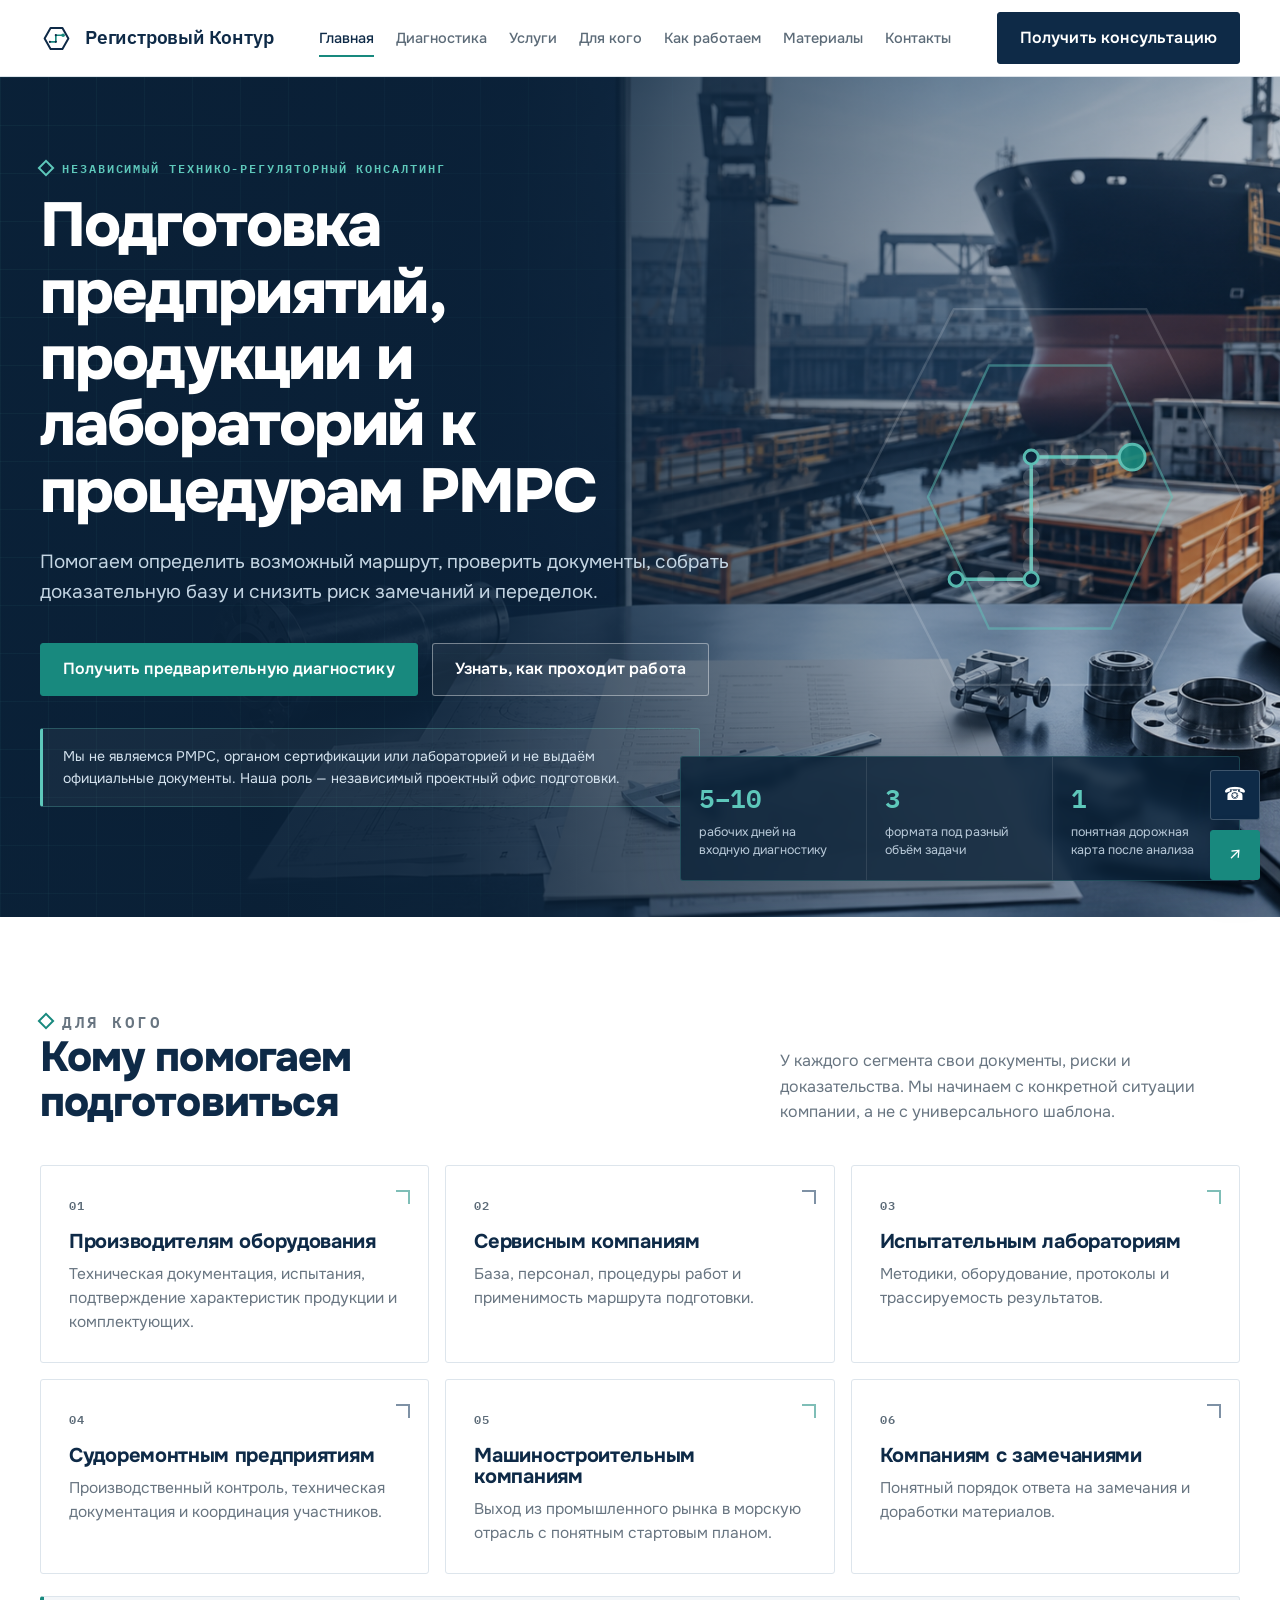
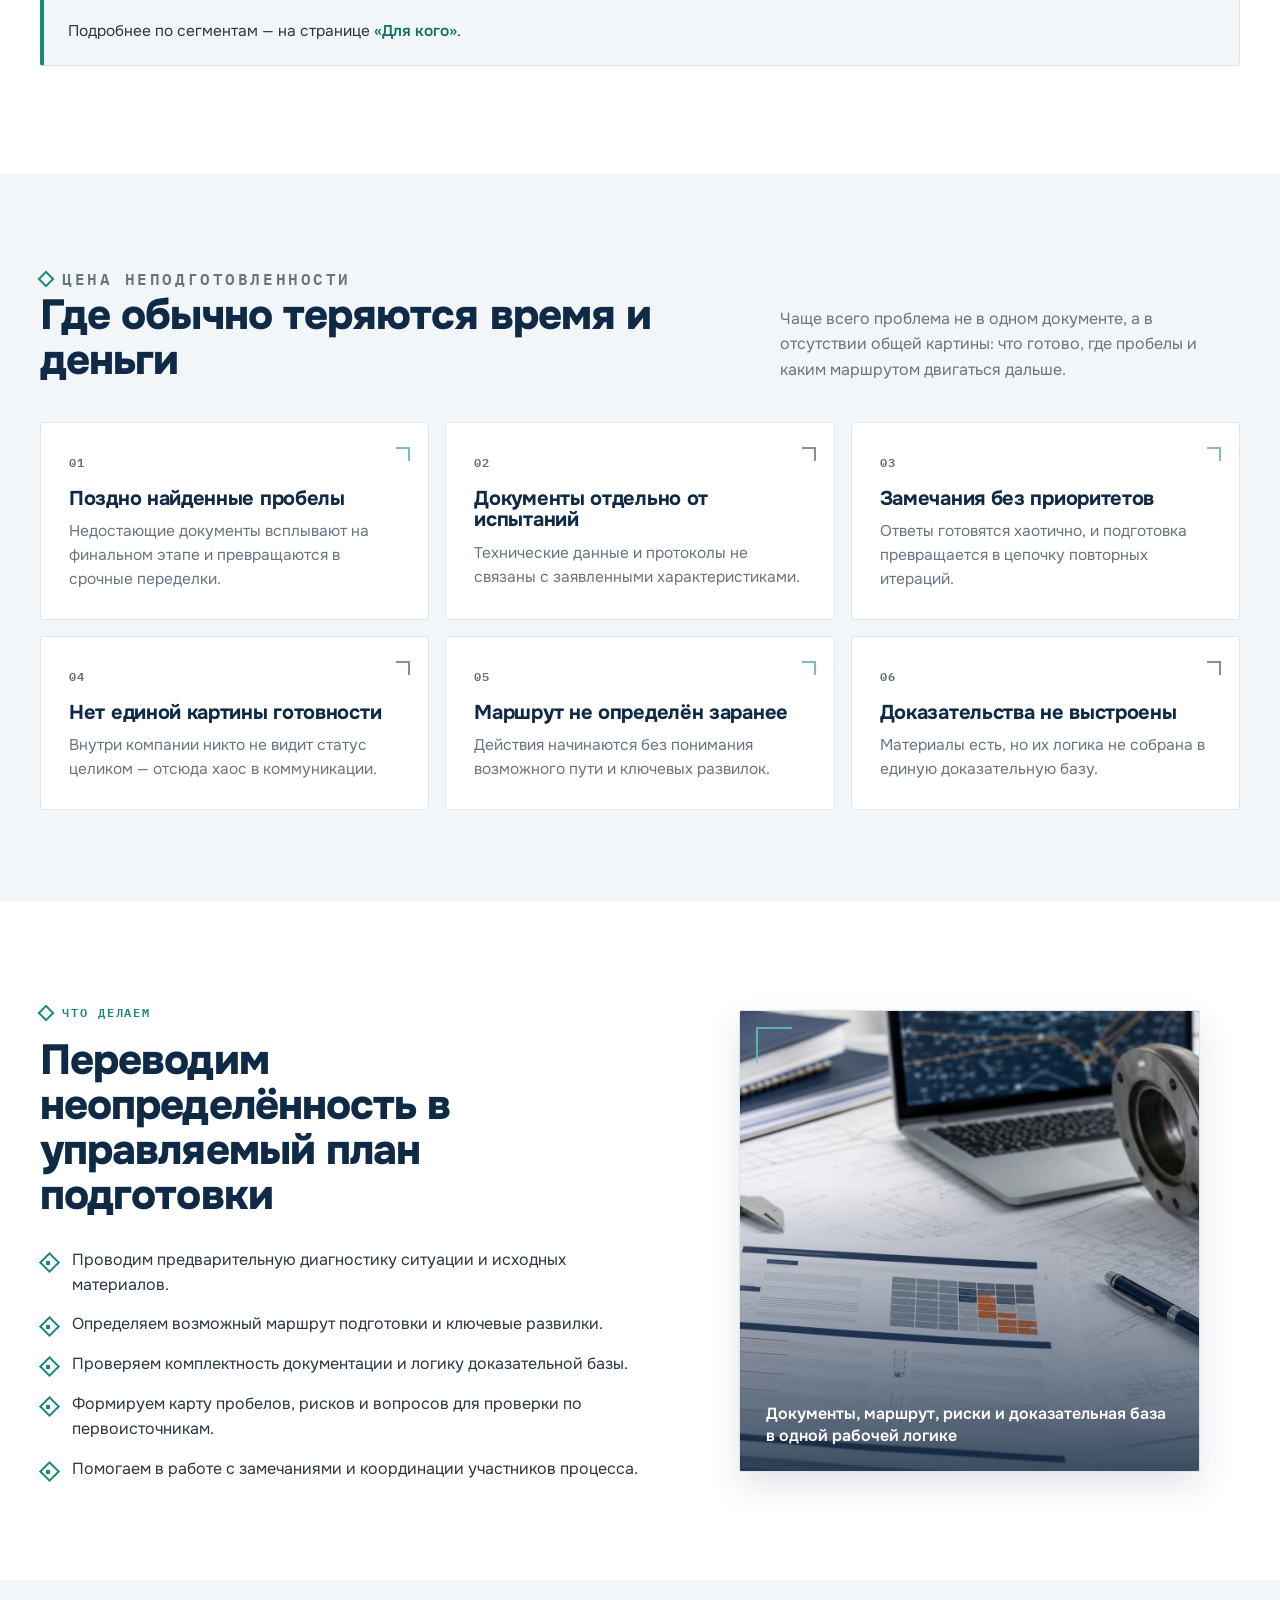
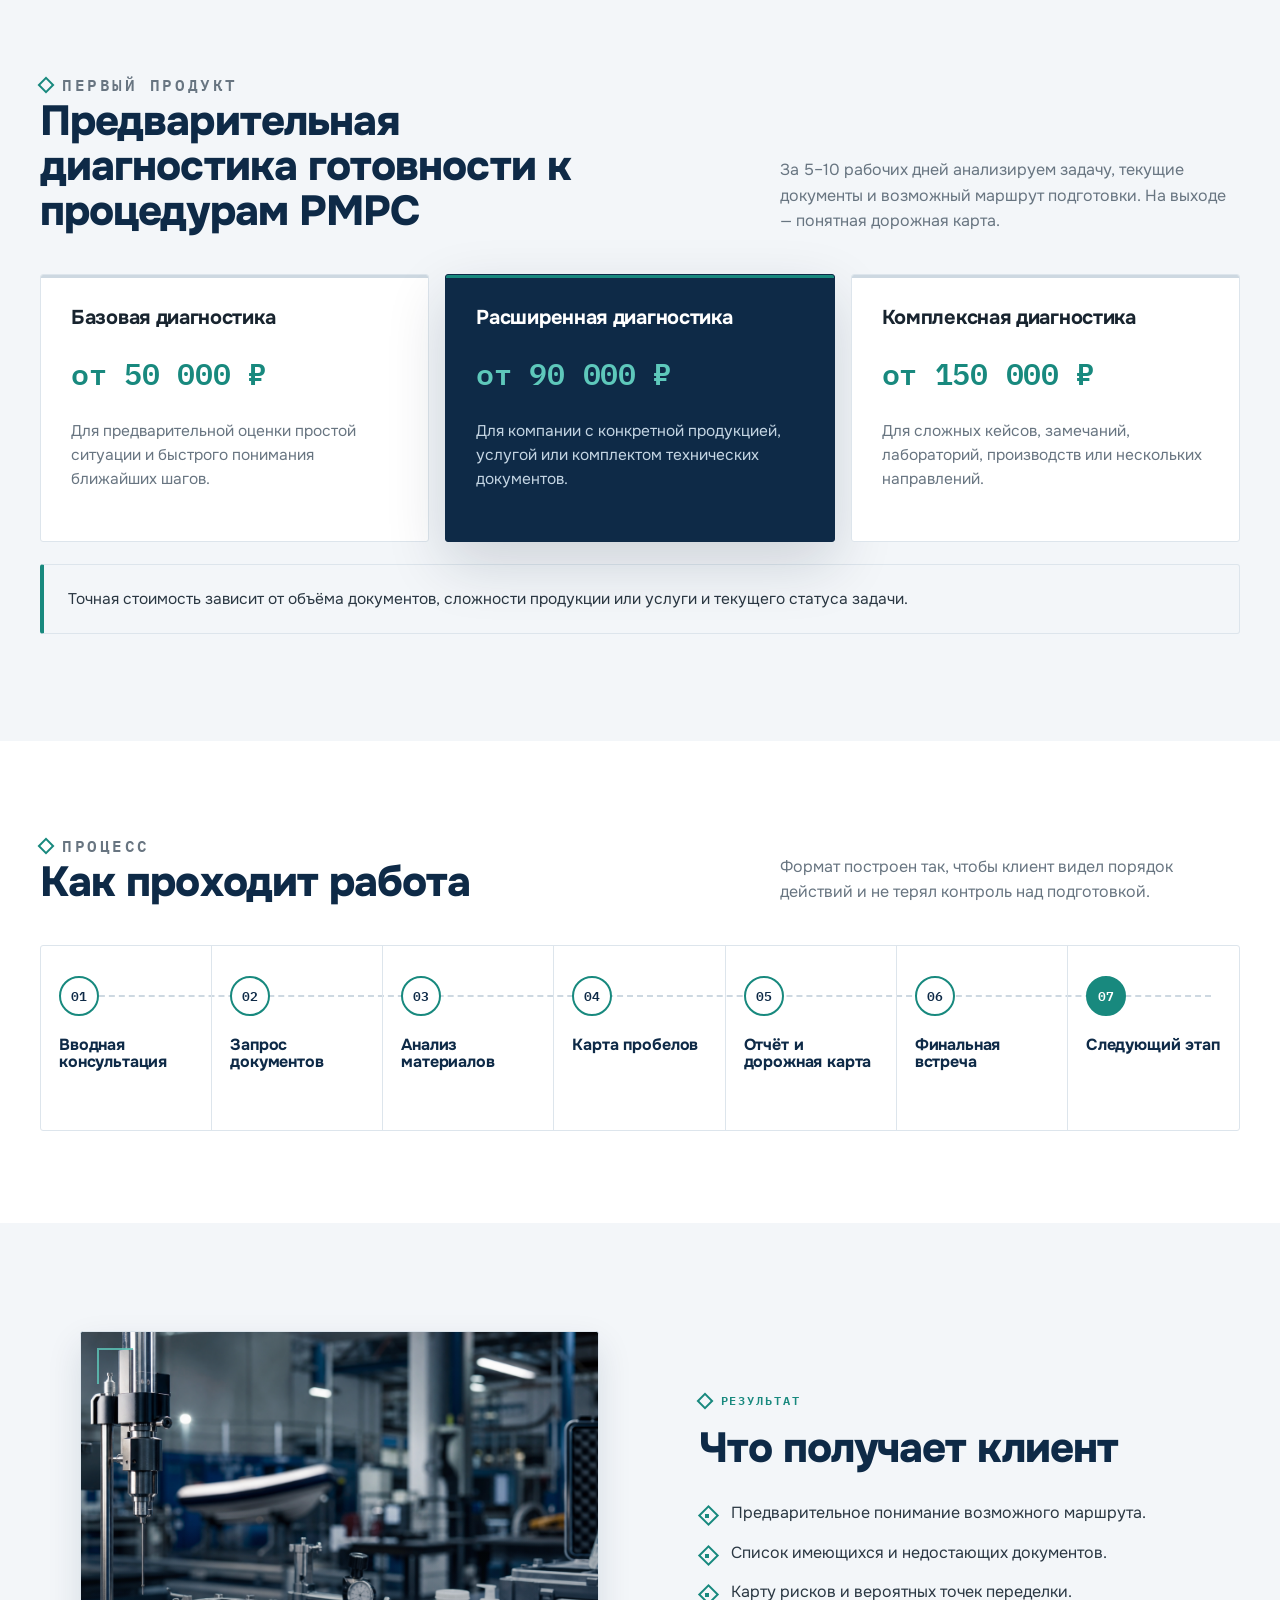
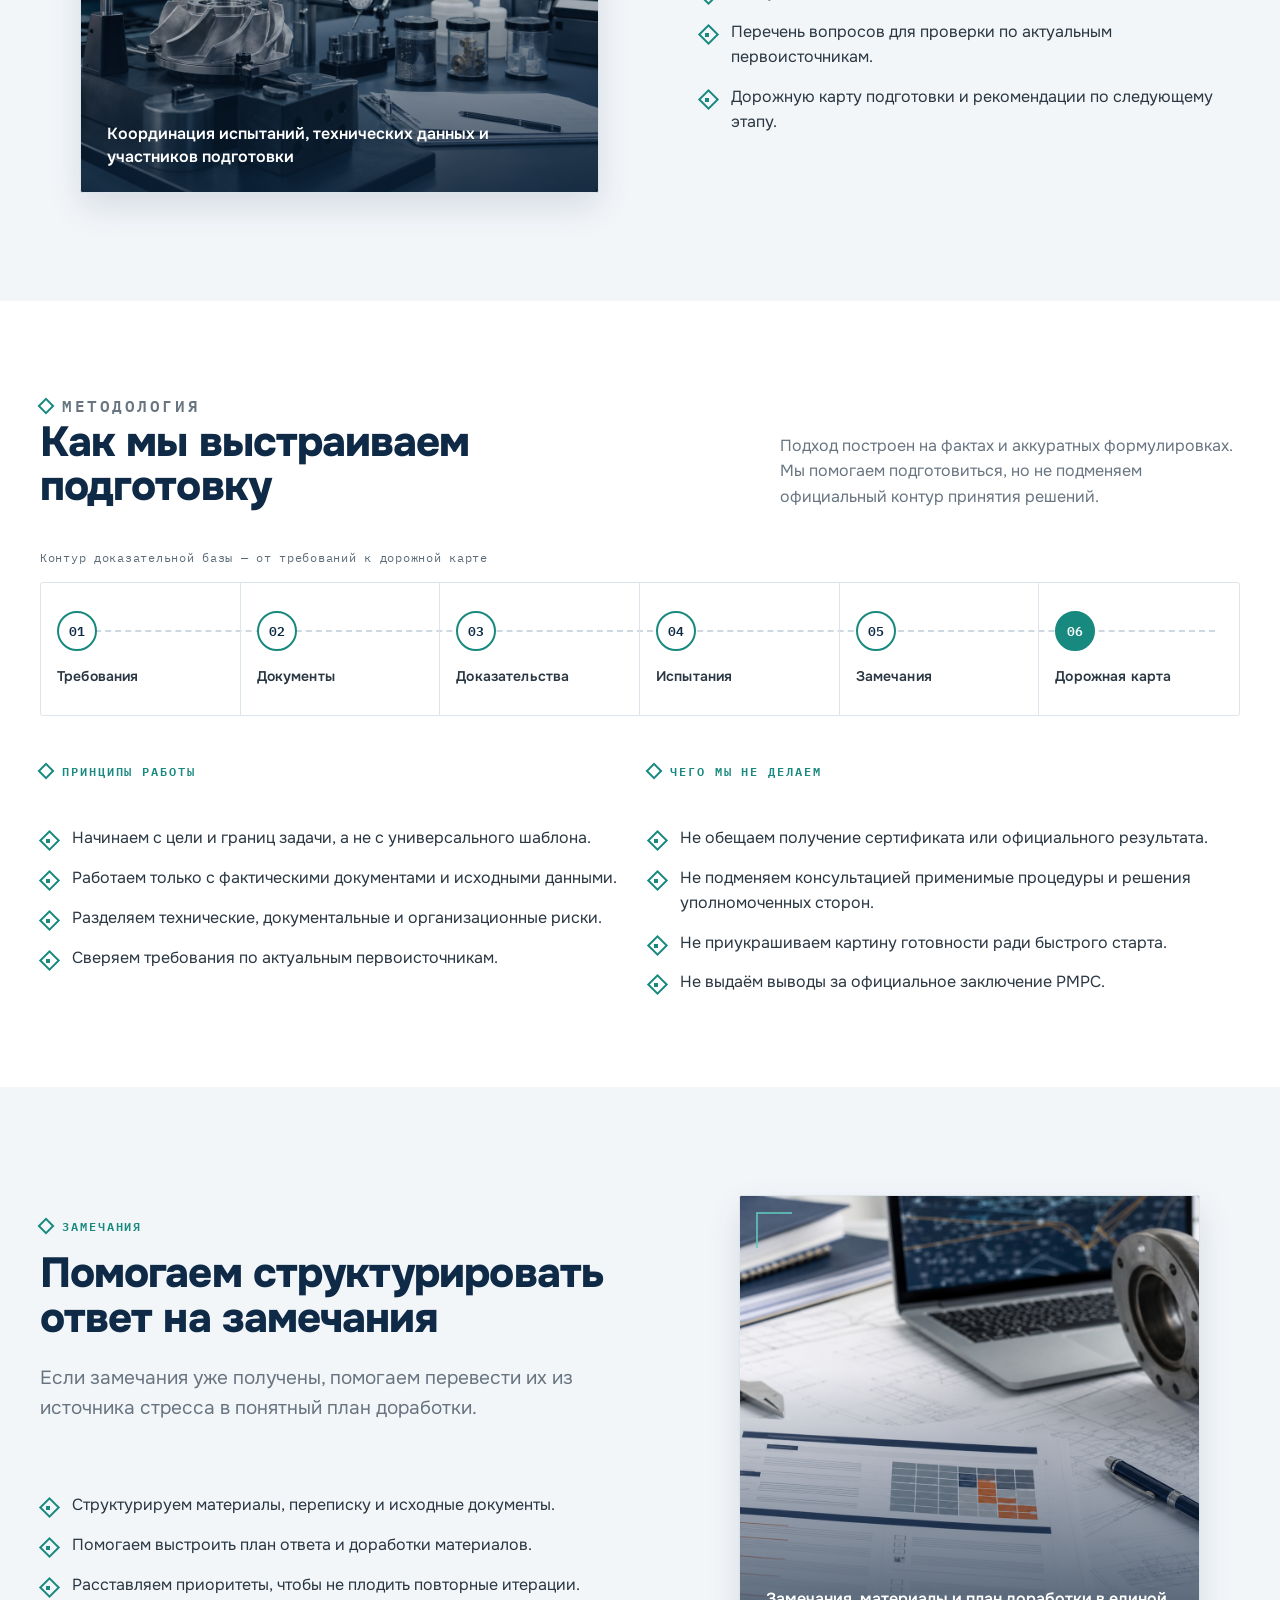
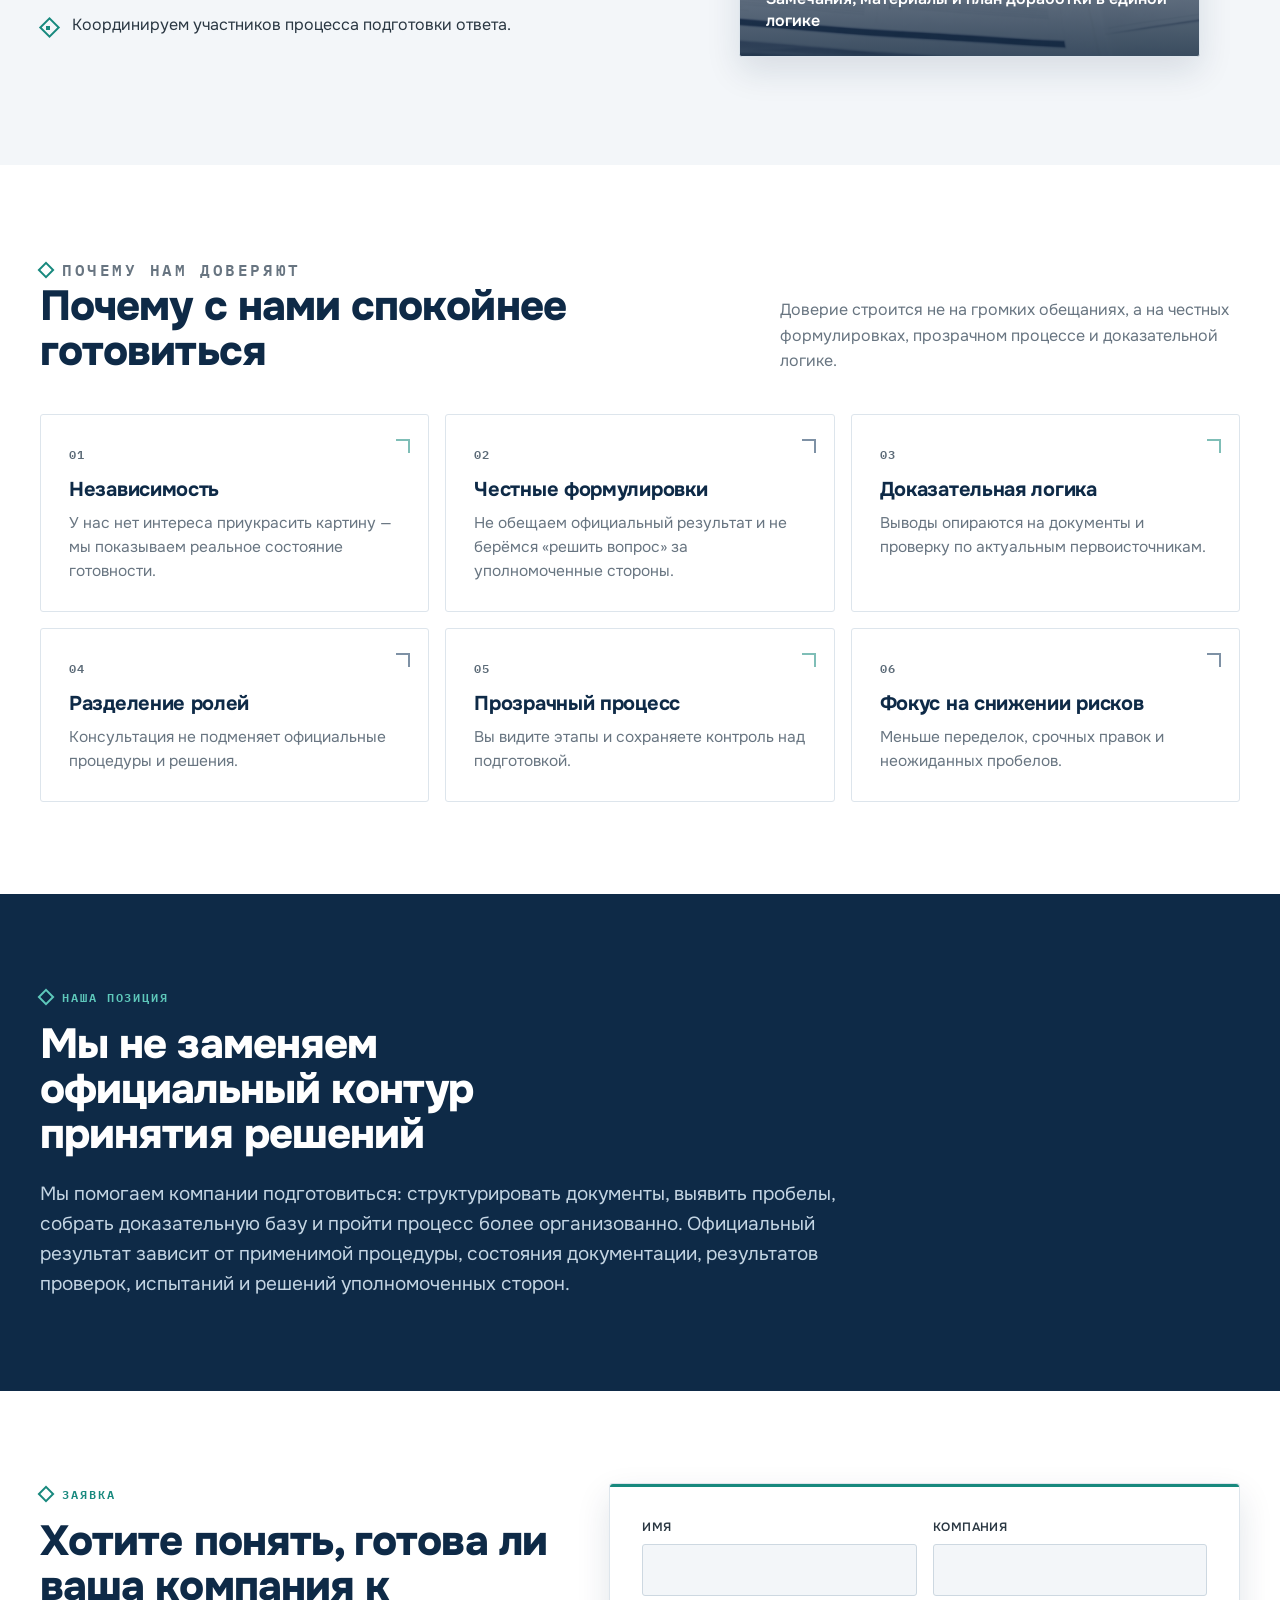
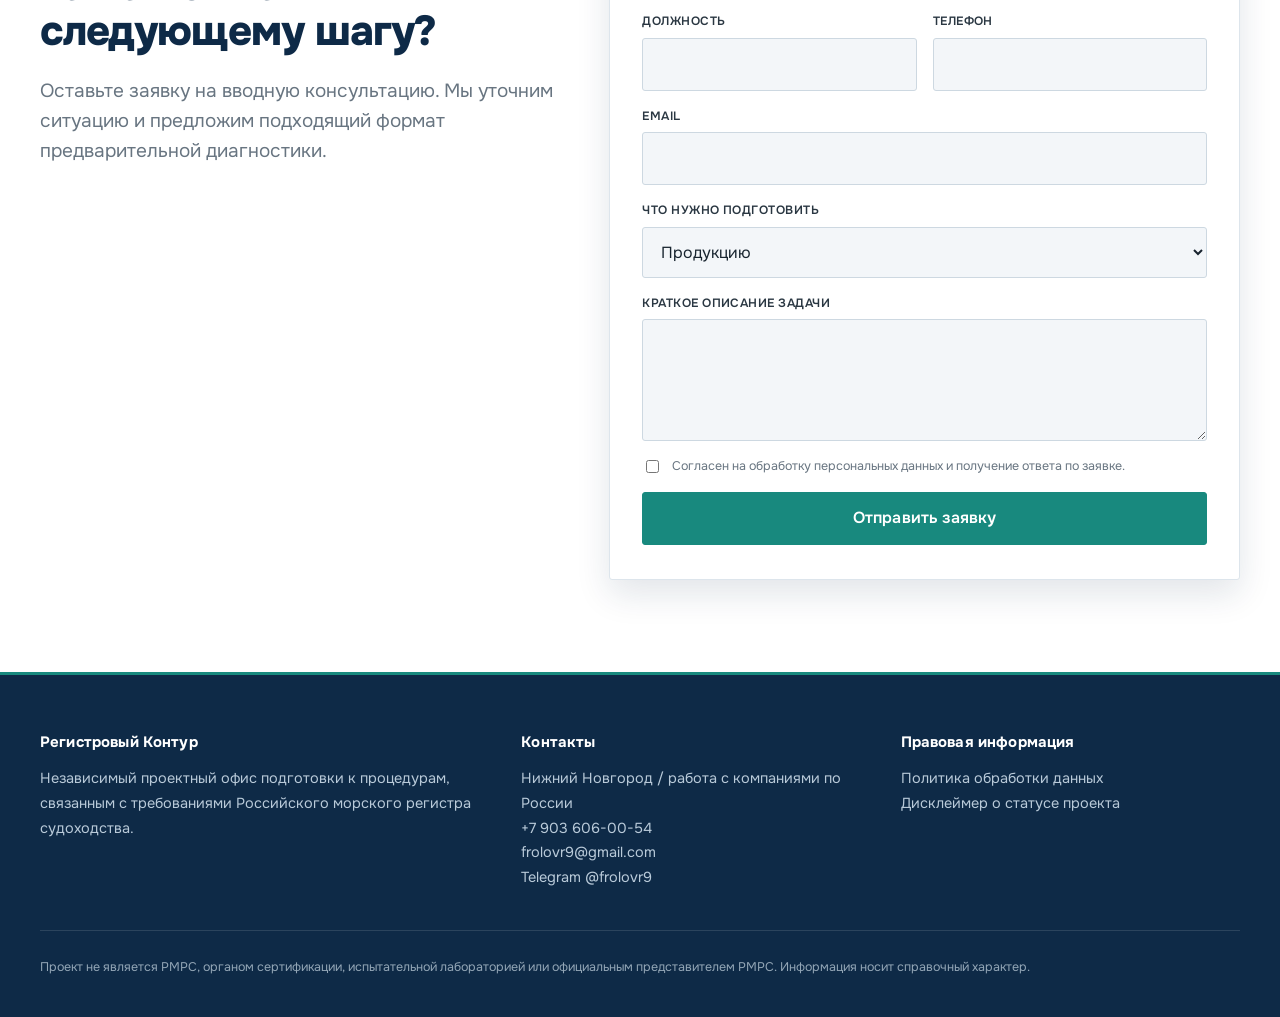
<file: index.html>
<!doctype html>
<html lang="ru">
<head>
  <meta charset="utf-8">
  <meta name="viewport" content="width=device-width, initial-scale=1">
  <title>Подготовка к процедурам РМРС — независимый технический консалтинг</title>
  <meta name="description" content="Помогаем производителям, сервисным компаниям и лабораториям подготовиться к процедурам РМРС: диагностика, документы, доказательная база, карта рисков и сопровождение замечаний.">
  <meta name="theme-color" content="#0e2a47">
  <link rel="preconnect" href="https://fonts.googleapis.com">
  <link rel="preconnect" href="https://fonts.gstatic.com" crossorigin>
  <link href="https://fonts.googleapis.com/css2?family=IBM+Plex+Mono:wght@500;600&family=IBM+Plex+Sans:wght@500;600;700&family=Onest:wght@400;500;600;700;800&display=swap" rel="stylesheet">
  <link rel="icon" href="assets/favicon/favicon.svg" type="image/svg+xml">
  <link rel="icon" href="assets/favicon/favicon-32.png" sizes="32x32" type="image/png">
  <link rel="apple-touch-icon" href="assets/favicon/app-tile-180.png">
  <link rel="stylesheet" href="assets/css/styles.css">
</head>
<body>
  <header class="site-header">
    <nav class="nav" aria-label="Главное меню">
      <a class="brand" href="index.html"><img class="brand-logo" src="assets/brand/logo-mark.svg" alt=""><span class="brand-name">Регистровый Контур</span></a>
      <button class="nav-toggle" type="button" aria-label="Открыть меню" aria-expanded="false"><span></span><span></span><span></span></button>
      <div class="nav-links">
        <a class="active" href="index.html">Главная</a>
        <a href="diagnostika.html">Диагностика</a>
        <a href="uslugi.html">Услуги</a>
        <a href="dlya-kogo.html">Для кого</a>
        <a href="kak-rabotaem.html">Как работаем</a>
        <a href="materialy.html">Материалы</a>
        <a href="contacts.html">Контакты</a>
      </div>
      <a class="button" href="#lead">Получить консультацию</a>
    </nav>
  </header>

  <main>
    <!-- БЛОК 1 — ПЕРВЫЙ ЭКРАН (hero) -->
    <section class="hero">
      <svg class="hero-figure" viewBox="0 0 460 460" fill="none" aria-hidden="true" focusable="false">
        <polygon points="148,70 312,70 394,230 312,390 148,390 66,230" fill="none" stroke="rgba(255,255,255,0.16)" stroke-width="2"></polygon>
        <polygon points="178,118 282,118 334,230 282,342 178,342 126,230" fill="none" stroke="rgba(94,200,187,0.5)" stroke-width="2"></polygon>
        <path d="M150,300 H214 V196 H300" fill="none" stroke="#5ec8bb" stroke-width="3" stroke-linecap="round" stroke-linejoin="round"></path>
        <path d="M150,300 H214 V196 H300" fill="none" stroke="rgba(255,255,255,0.18)" stroke-width="14" stroke-linecap="round" stroke-linejoin="round" stroke-dasharray="1 24"></path>
        <circle cx="150" cy="300" r="6" fill="#0a2138" stroke="#5ec8bb" stroke-width="2.5"></circle>
        <circle cx="214" cy="300" r="6" fill="#0a2138" stroke="#5ec8bb" stroke-width="2.5"></circle>
        <circle cx="214" cy="196" r="6" fill="#0a2138" stroke="#5ec8bb" stroke-width="2.5"></circle>
        <circle cx="300" cy="196" r="11" fill="#18897e" stroke="#5ec8bb" stroke-width="2.5"></circle>
      </svg>
      <div class="container hero-inner">
        <div>
          <p class="eyebrow">Независимый технико-регуляторный консалтинг</p>
          <h1>Подготовка предприятий, продукции и лабораторий к процедурам РМРС</h1>
          <p class="lead">Помогаем определить возможный маршрут, проверить документы, собрать доказательную базу и снизить риск замечаний и переделок.</p>
          <div class="hero-actions">
            <a class="button accent" href="#lead">Получить предварительную диагностику</a>
            <a class="button light" href="#process">Узнать, как проходит работа</a>
          </div>
          <p class="hero-note">Мы не являемся РМРС, органом сертификации или лабораторией и не выдаём официальные документы. Наша роль — независимый проектный офис подготовки.</p>
        </div>
        <div class="hero-metrics" aria-label="Ключевые параметры">
          <div class="metric"><strong>5–10</strong><span>рабочих дней на входную диагностику</span></div>
          <div class="metric"><strong>3</strong><span>формата под разный объём задачи</span></div>
          <div class="metric"><strong>1</strong><span>понятная дорожная карта после анализа</span></div>
        </div>
      </div>
    </section>

    <!-- БЛОК 2 — ДЛЯ КОГО РАБОТАЕМ -->
    <section class="section" id="for-whom">
      <div class="container">
        <div class="section-head">
          <div>
            <p class="eyebrow">Для кого</p>
            <h2>Кому помогаем подготовиться</h2>
          </div>
          <p>У каждого сегмента свои документы, риски и доказательства. Мы начинаем с конкретной ситуации компании, а не с универсального шаблона.</p>
        </div>
        <div class="grid cols-3">
          <article class="card"><h3>Производителям оборудования</h3><p>Техническая документация, испытания, подтверждение характеристик продукции и комплектующих.</p></article>
          <article class="card blue"><h3>Сервисным компаниям</h3><p>База, персонал, процедуры работ и применимость маршрута подготовки.</p></article>
          <article class="card"><h3>Испытательным лабораториям</h3><p>Методики, оборудование, протоколы и трассируемость результатов.</p></article>
          <article class="card blue"><h3>Судоремонтным предприятиям</h3><p>Производственный контроль, техническая документация и координация участников.</p></article>
          <article class="card"><h3>Машиностроительным компаниям</h3><p>Выход из промышленного рынка в морскую отрасль с понятным стартовым планом.</p></article>
          <article class="card blue"><h3>Компаниям с замечаниями</h3><p>Понятный порядок ответа на замечания и доработки материалов.</p></article>
        </div>
        <p class="notice" style="margin-top: 22px;">Подробнее по сегментам — на странице <a href="dlya-kogo.html">«Для кого»</a>.</p>
      </div>
    </section>

    <!-- БЛОК 3 — ГДЕ ТЕРЯЮТСЯ ВРЕМЯ И ДЕНЬГИ -->
    <section class="section soft" id="risks">
      <div class="container">
        <div class="section-head">
          <div>
            <p class="eyebrow">Цена неподготовленности</p>
            <h2>Где обычно теряются время и деньги</h2>
          </div>
          <p>Чаще всего проблема не в одном документе, а в отсутствии общей картины: что готово, где пробелы и каким маршрутом двигаться дальше.</p>
        </div>
        <div class="grid cols-3">
          <article class="card"><h3>Поздно найденные пробелы</h3><p>Недостающие документы всплывают на финальном этапе и превращаются в срочные переделки.</p></article>
          <article class="card blue"><h3>Документы отдельно от испытаний</h3><p>Технические данные и протоколы не связаны с заявленными характеристиками.</p></article>
          <article class="card"><h3>Замечания без приоритетов</h3><p>Ответы готовятся хаотично, и подготовка превращается в цепочку повторных итераций.</p></article>
          <article class="card blue"><h3>Нет единой картины готовности</h3><p>Внутри компании никто не видит статус целиком — отсюда хаос в коммуникации.</p></article>
          <article class="card"><h3>Маршрут не определён заранее</h3><p>Действия начинаются без понимания возможного пути и ключевых развилок.</p></article>
          <article class="card blue"><h3>Доказательства не выстроены</h3><p>Материалы есть, но их логика не собрана в единую доказательную базу.</p></article>
        </div>
      </div>
    </section>

    <!-- БЛОК 4 — ЧТО ДЕЛАЕМ -->
    <section class="section">
      <div class="container split">
        <div>
          <p class="eyebrow">Что делаем</p>
          <h2>Переводим неопределённость в управляемый план подготовки</h2>
          <ul class="check-list">
            <li>Проводим предварительную диагностику ситуации и исходных материалов.</li>
            <li>Определяем возможный маршрут подготовки и ключевые развилки.</li>
            <li>Проверяем комплектность документации и логику доказательной базы.</li>
            <li>Формируем карту пробелов, рисков и вопросов для проверки по первоисточникам.</li>
            <li>Помогаем в работе с замечаниями и координации участников процесса.</li>
          </ul>
        </div>
        <figure class="media-panel">
          <img src="assets/img/docs-audit.png" alt="Техническая документация, чертежи и промышленная деталь на инженерном столе">
          <figcaption class="caption">Документы, маршрут, риски и доказательная база в одной рабочей логике</figcaption>
        </figure>
      </div>
    </section>

    <!-- БЛОК 5 — ПРЕДВАРИТЕЛЬНАЯ ДИАГНОСТИКА -->
    <section class="section soft" id="diagnostics">
      <div class="container">
        <div class="section-head">
          <div>
            <p class="eyebrow">Первый продукт</p>
            <h2>Предварительная диагностика готовности к процедурам РМРС</h2>
          </div>
          <p>За 5–10 рабочих дней анализируем задачу, текущие документы и возможный маршрут подготовки. На выходе — понятная дорожная карта.</p>
        </div>
        <div class="price-grid">
          <article class="price-card">
            <h3>Базовая диагностика</h3>
            <div class="price">от 50 000 ₽</div>
            <p>Для предварительной оценки простой ситуации и быстрого понимания ближайших шагов.</p>
          </article>
          <article class="price-card featured">
            <h3>Расширенная диагностика</h3>
            <div class="price">от 90 000 ₽</div>
            <p>Для компании с конкретной продукцией, услугой или комплектом технических документов.</p>
          </article>
          <article class="price-card">
            <h3>Комплексная диагностика</h3>
            <div class="price">от 150 000 ₽</div>
            <p>Для сложных кейсов, замечаний, лабораторий, производств или нескольких направлений.</p>
          </article>
        </div>
        <p class="notice" style="margin-top: 22px;">Точная стоимость зависит от объёма документов, сложности продукции или услуги и текущего статуса задачи.</p>
      </div>
    </section>

    <!-- БЛОК 6 — КАК РАБОТАЕМ -->
    <section class="section" id="process">
      <div class="container">
        <div class="section-head">
          <div>
            <p class="eyebrow">Процесс</p>
            <h2>Как проходит работа</h2>
          </div>
          <p>Формат построен так, чтобы клиент видел порядок действий и не терял контроль над подготовкой.</p>
        </div>
        <div class="process">
          <div class="process-step"><span>01</span><h3>Вводная консультация</h3></div>
          <div class="process-step"><span>02</span><h3>Запрос документов</h3></div>
          <div class="process-step"><span>03</span><h3>Анализ материалов</h3></div>
          <div class="process-step"><span>04</span><h3>Карта пробелов</h3></div>
          <div class="process-step"><span>05</span><h3>Отчёт и дорожная карта</h3></div>
          <div class="process-step"><span>06</span><h3>Финальная встреча</h3></div>
          <div class="process-step"><span>07</span><h3>Следующий этап</h3></div>
        </div>
      </div>
    </section>

    <!-- БЛОК 7 — ЧТО ПОЛУЧАЕТ КЛИЕНТ -->
    <section class="section soft">
      <div class="container split">
        <figure class="media-panel">
          <img src="assets/img/lab-control.png" alt="Лабораторный стенд, измерительное оборудование и промышленная деталь">
          <figcaption class="caption">Координация испытаний, технических данных и участников подготовки</figcaption>
        </figure>
        <div>
          <p class="eyebrow">Результат</p>
          <h2>Что получает клиент</h2>
          <ul class="check-list">
            <li>Предварительное понимание возможного маршрута.</li>
            <li>Список имеющихся и недостающих документов.</li>
            <li>Карту рисков и вероятных точек переделки.</li>
            <li>Перечень вопросов для проверки по актуальным первоисточникам.</li>
            <li>Дорожную карту подготовки и рекомендации по следующему этапу.</li>
          </ul>
        </div>
      </div>
    </section>

    <!-- БЛОК 8 — МЕТОДОЛОГИЯ -->
    <section class="section" id="methodology">
      <div class="container">
        <div class="section-head">
          <div>
            <p class="eyebrow">Методология</p>
            <h2>Как мы выстраиваем подготовку</h2>
          </div>
          <p>Подход построен на фактах и аккуратных формулировках. Мы помогаем подготовиться, но не подменяем официальный контур принятия решений.</p>
        </div>
        <p class="chain-caption">Контур доказательной базы — от требований к дорожной карте</p>
        <div class="process chain" aria-label="Логика подготовки: от требований к дорожной карте">
          <div class="process-step"><span>01</span><h3>Требования</h3></div>
          <div class="process-step"><span>02</span><h3>Документы</h3></div>
          <div class="process-step"><span>03</span><h3>Доказательства</h3></div>
          <div class="process-step"><span>04</span><h3>Испытания</h3></div>
          <div class="process-step"><span>05</span><h3>Замечания</h3></div>
          <div class="process-step"><span>06</span><h3>Дорожная карта</h3></div>
        </div>
        <div class="grid cols-2">
          <div>
            <p class="eyebrow">Принципы работы</p>
            <ul class="check-list">
              <li>Начинаем с цели и границ задачи, а не с универсального шаблона.</li>
              <li>Работаем только с фактическими документами и исходными данными.</li>
              <li>Разделяем технические, документальные и организационные риски.</li>
              <li>Сверяем требования по актуальным первоисточникам.</li>
            </ul>
          </div>
          <div>
            <p class="eyebrow">Чего мы не делаем</p>
            <ul class="check-list">
              <li>Не обещаем получение сертификата или официального результата.</li>
              <li>Не подменяем консультацией применимые процедуры и решения уполномоченных сторон.</li>
              <li>Не приукрашиваем картину готовности ради быстрого старта.</li>
              <li>Не выдаём выводы за официальное заключение РМРС.</li>
            </ul>
          </div>
        </div>
      </div>
    </section>

    <!-- БЛОК 9 — РАБОТА С ЗАМЕЧАНИЯМИ -->
    <section class="section soft" id="remarks">
      <div class="container split">
        <div>
          <p class="eyebrow">Замечания</p>
          <h2>Помогаем структурировать ответ на замечания</h2>
          <p class="lead">Если замечания уже получены, помогаем перевести их из источника стресса в понятный план доработки.</p>
          <ul class="check-list">
            <li>Разбираем суть и вероятную причину полученных замечаний.</li>
            <li>Структурируем материалы, переписку и исходные документы.</li>
            <li>Помогаем выстроить план ответа и доработки материалов.</li>
            <li>Расставляем приоритеты, чтобы не плодить повторные итерации.</li>
            <li>Координируем участников процесса подготовки ответа.</li>
          </ul>
        </div>
        <figure class="media-panel">
          <img src="assets/img/docs-audit.png" alt="Разбор технических замечаний и документов">
          <figcaption class="caption">Замечания, материалы и план доработки в единой логике</figcaption>
        </figure>
      </div>
    </section>

    <!-- БЛОК 10 — ПОЧЕМУ НАМ ДОВЕРЯЮТ -->
    <section class="section" id="trust">
      <div class="container">
        <div class="section-head">
          <div>
            <p class="eyebrow">Почему нам доверяют</p>
            <h2>Почему с нами спокойнее готовиться</h2>
          </div>
          <p>Доверие строится не на громких обещаниях, а на честных формулировках, прозрачном процессе и доказательной логике.</p>
        </div>
        <div class="grid cols-3">
          <article class="card"><h3>Независимость</h3><p>У нас нет интереса приукрасить картину — мы показываем реальное состояние готовности.</p></article>
          <article class="card blue"><h3>Честные формулировки</h3><p>Не обещаем официальный результат и не берёмся «решить вопрос» за уполномоченные стороны.</p></article>
          <article class="card"><h3>Доказательная логика</h3><p>Выводы опираются на документы и проверку по актуальным первоисточникам.</p></article>
          <article class="card blue"><h3>Разделение ролей</h3><p>Консультация не подменяет официальные процедуры и решения.</p></article>
          <article class="card"><h3>Прозрачный процесс</h3><p>Вы видите этапы и сохраняете контроль над подготовкой.</p></article>
          <article class="card blue"><h3>Фокус на снижении рисков</h3><p>Меньше переделок, срочных правок и неожиданных пробелов.</p></article>
        </div>
      </div>
    </section>

    <!-- БЛОК 11 — НАША ПОЗИЦИЯ -->
    <section class="section dark">
      <div class="container">
        <p class="eyebrow">Наша позиция</p>
        <h2>Мы не заменяем официальный контур принятия решений</h2>
        <p class="lead">Мы помогаем компании подготовиться: структурировать документы, выявить пробелы, собрать доказательную базу и пройти процесс более организованно. Официальный результат зависит от применимой процедуры, состояния документации, результатов проверок, испытаний и решений уполномоченных сторон.</p>
      </div>
    </section>

    <!-- БЛОК 12 — ФОРМА ЗАЯВКИ -->
    <section class="section" id="lead">
      <div class="container form-shell">
        <div>
          <p class="eyebrow">Заявка</p>
          <h2>Хотите понять, готова ли ваша компания к следующему шагу?</h2>
          <p class="lead">Оставьте заявку на вводную консультацию. Мы уточним ситуацию и предложим подходящий формат предварительной диагностики.</p>
        </div>
        <form class="form" data-lead-form>
          <div class="honeypot"><label>Сайт <input name="website" autocomplete="off"></label></div>
          <div class="form-row">
            <div class="field"><label for="name">Имя</label><input id="name" name="name" required></div>
            <div class="field"><label for="company">Компания</label><input id="company" name="company" required></div>
          </div>
          <div class="form-row">
            <div class="field"><label for="role">Должность</label><input id="role" name="role"></div>
            <div class="field"><label for="phone">Телефон</label><input id="phone" name="phone" required></div>
          </div>
          <div class="field"><label for="email">Email</label><input id="email" name="email" type="email"></div>
          <div class="field"><label for="topic">Что нужно подготовить</label><select id="topic" name="topic"><option>Продукцию</option><option>Сервисную компанию</option><option>Лабораторию</option><option>Производство</option><option>Документацию</option><option>Замечания</option><option>Пока не знаю, нужна консультация</option></select></div>
          <div class="field"><label for="message">Краткое описание задачи</label><textarea id="message" name="message"></textarea></div>
          <label class="consent"><input type="checkbox" required> <span>Согласен на обработку персональных данных и получение ответа по заявке.</span></label>
          <button class="button accent" type="submit">Отправить заявку</button>
          <div class="form-status" role="status"></div>
        </form>
      </div>
    </section>
  </main>

  <!-- БЛОК 13 — ФУТЕР -->
  <footer class="site-footer">
    <div class="container footer-grid">
      <div><strong>Регистровый Контур</strong><p>Независимый проектный офис подготовки к процедурам, связанным с требованиями Российского морского регистра судоходства.</p></div>
      <div><strong>Контакты</strong><p>Нижний Новгород / работа с компаниями по России<br><a href="tel:+79036060054">+7 903 606-00-54</a><br><a href="mailto:frolovr9@gmail.com">frolovr9@gmail.com</a><br><a href="https://t.me/frolovr9" target="_blank" rel="noopener">Telegram @frolovr9</a></p></div>
      <div><strong>Правовая информация</strong><p><a href="privacy.html">Политика обработки данных</a><br><a href="about.html#disclaimer">Дисклеймер о статусе проекта</a></p></div>
    </div>
    <div class="container legal">Проект не является РМРС, органом сертификации, испытательной лабораторией или официальным представителем РМРС. Информация носит справочный характер.</div>
  </footer>

  <div class="floating-actions" aria-label="Быстрые действия"><a href="tel:+79036060054" aria-label="Позвонить">☎</a><a href="#lead" aria-label="Оставить заявку">↗</a></div>
  <script src="assets/js/main.js"></script>
</body>
</html>
</file>
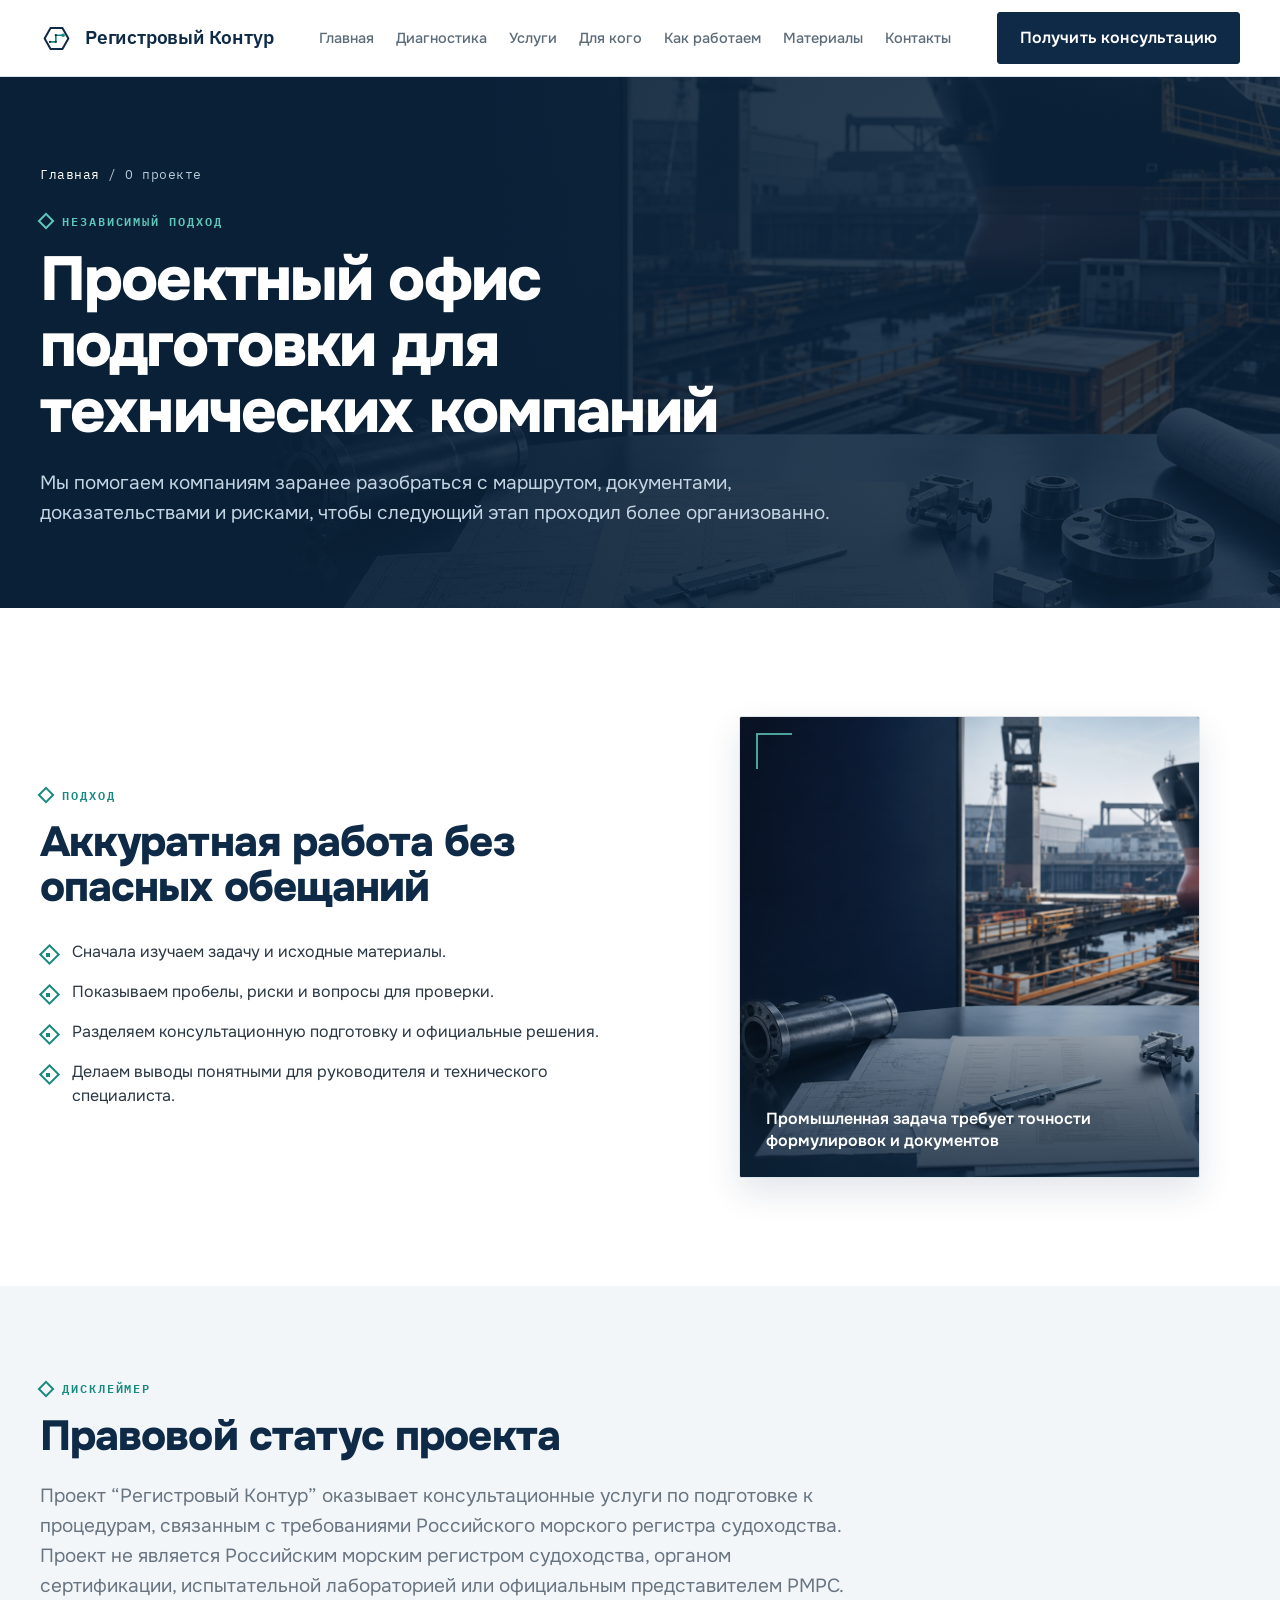
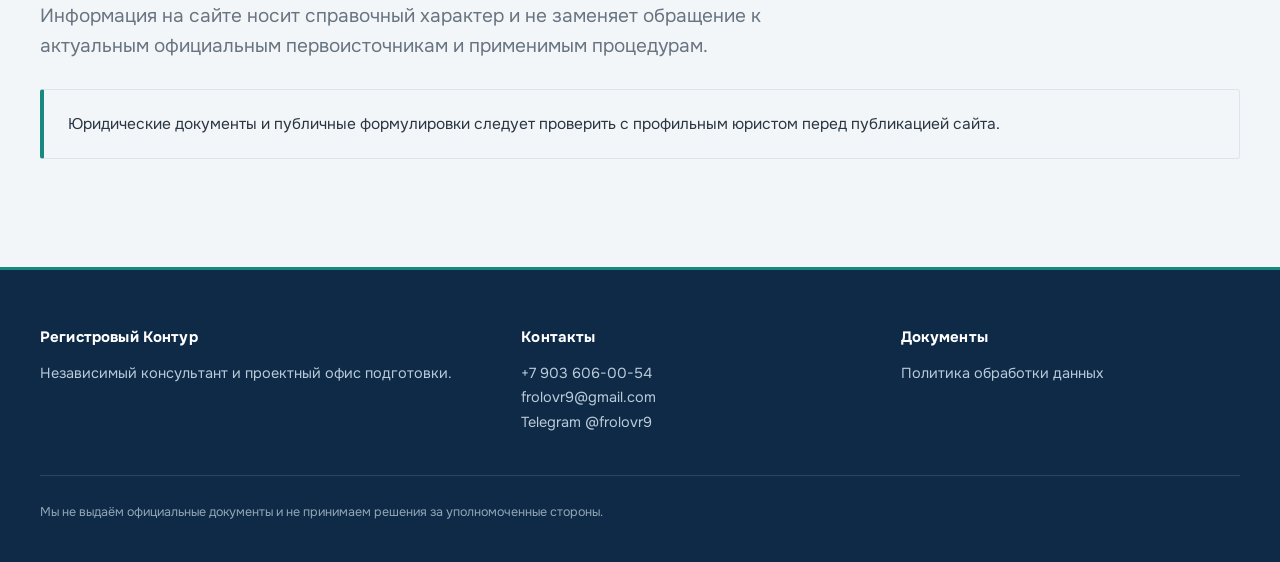
<file: about.html>
<!doctype html>
<html lang="ru">
<head>
  <meta charset="utf-8"><meta name="viewport" content="width=device-width, initial-scale=1">
  <title>О проекте — Регистровый Контур</title>
  <meta name="description" content="Регистровый Контур — независимый технико-регуляторный консалтинг и проектный офис подготовки к процедурам РМРС.">
  <link rel="preconnect" href="https://fonts.googleapis.com"><link rel="preconnect" href="https://fonts.gstatic.com" crossorigin>
  <link href="https://fonts.googleapis.com/css2?family=IBM+Plex+Mono:wght@500;600&family=IBM+Plex+Sans:wght@500;600;700&family=Onest:wght@400;500;600;700;800&display=swap" rel="stylesheet"><link rel="icon" href="assets/favicon/favicon.svg" type="image/svg+xml"><link rel="icon" href="assets/favicon/favicon-32.png" sizes="32x32" type="image/png"><link rel="apple-touch-icon" href="assets/favicon/app-tile-180.png"><link rel="stylesheet" href="assets/css/styles.css">
</head>
<body style="--hero-image: url('../img/hero-shipyard.png')">
  <header class="site-header"><nav class="nav"><a class="brand" href="index.html"><img class="brand-logo" src="assets/brand/logo-mark.svg" alt=""><span class="brand-name">Регистровый Контур</span></a><button class="nav-toggle" type="button" aria-label="Открыть меню"><span></span><span></span><span></span></button><div class="nav-links"><a href="index.html">Главная</a><a href="diagnostika.html">Диагностика</a><a href="uslugi.html">Услуги</a><a href="dlya-kogo.html">Для кого</a><a href="kak-rabotaem.html">Как работаем</a><a href="materialy.html">Материалы</a><a href="contacts.html">Контакты</a></div><a class="button" href="contacts.html#lead">Получить консультацию</a></nav></header>
  <main>
    <section class="page-hero"><div class="container"><div class="breadcrumbs"><a href="index.html">Главная</a> / О проекте</div><p class="eyebrow">Независимый подход</p><h1>Проектный офис подготовки для технических компаний</h1><p class="lead">Мы помогаем компаниям заранее разобраться с маршрутом, документами, доказательствами и рисками, чтобы следующий этап проходил более организованно.</p></div></section>
    <section class="section"><div class="container split"><div><p class="eyebrow">Подход</p><h2>Аккуратная работа без опасных обещаний</h2><ul class="check-list"><li>Сначала изучаем задачу и исходные материалы.</li><li>Показываем пробелы, риски и вопросы для проверки.</li><li>Разделяем консультационную подготовку и официальные решения.</li><li>Делаем выводы понятными для руководителя и технического специалиста.</li></ul></div><figure class="media-panel"><img src="assets/img/hero-shipyard.png" alt="Судостроительная площадка и инженерная документация"><figcaption class="caption">Промышленная задача требует точности формулировок и документов</figcaption></figure></div></section>
    <section class="section soft" id="disclaimer"><div class="container"><p class="eyebrow">Дисклеймер</p><h2>Правовой статус проекта</h2><p class="lead">Проект “Регистровый Контур” оказывает консультационные услуги по подготовке к процедурам, связанным с требованиями Российского морского регистра судоходства. Проект не является Российским морским регистром судоходства, органом сертификации, испытательной лабораторией или официальным представителем РМРС. Информация на сайте носит справочный характер и не заменяет обращение к актуальным официальным первоисточникам и применимым процедурам.</p><p class="notice" style="margin-top: 28px;">Юридические документы и публичные формулировки следует проверить с профильным юристом перед публикацией сайта.</p></div></section>
  </main>
  <footer class="site-footer"><div class="container footer-grid"><div><strong>Регистровый Контур</strong><p>Независимый консультант и проектный офис подготовки.</p></div><div><strong>Контакты</strong><p><a href="tel:+79036060054">+7 903 606-00-54</a><br><a href="mailto:frolovr9@gmail.com">frolovr9@gmail.com</a><br><a href="https://t.me/frolovr9" target="_blank" rel="noopener">Telegram @frolovr9</a></p></div><div><strong>Документы</strong><p><a href="privacy.html">Политика обработки данных</a></p></div></div><div class="container legal">Мы не выдаём официальные документы и не принимаем решения за уполномоченные стороны.</div></footer>
  <script src="assets/js/main.js"></script>
</body>
</html>
</file>
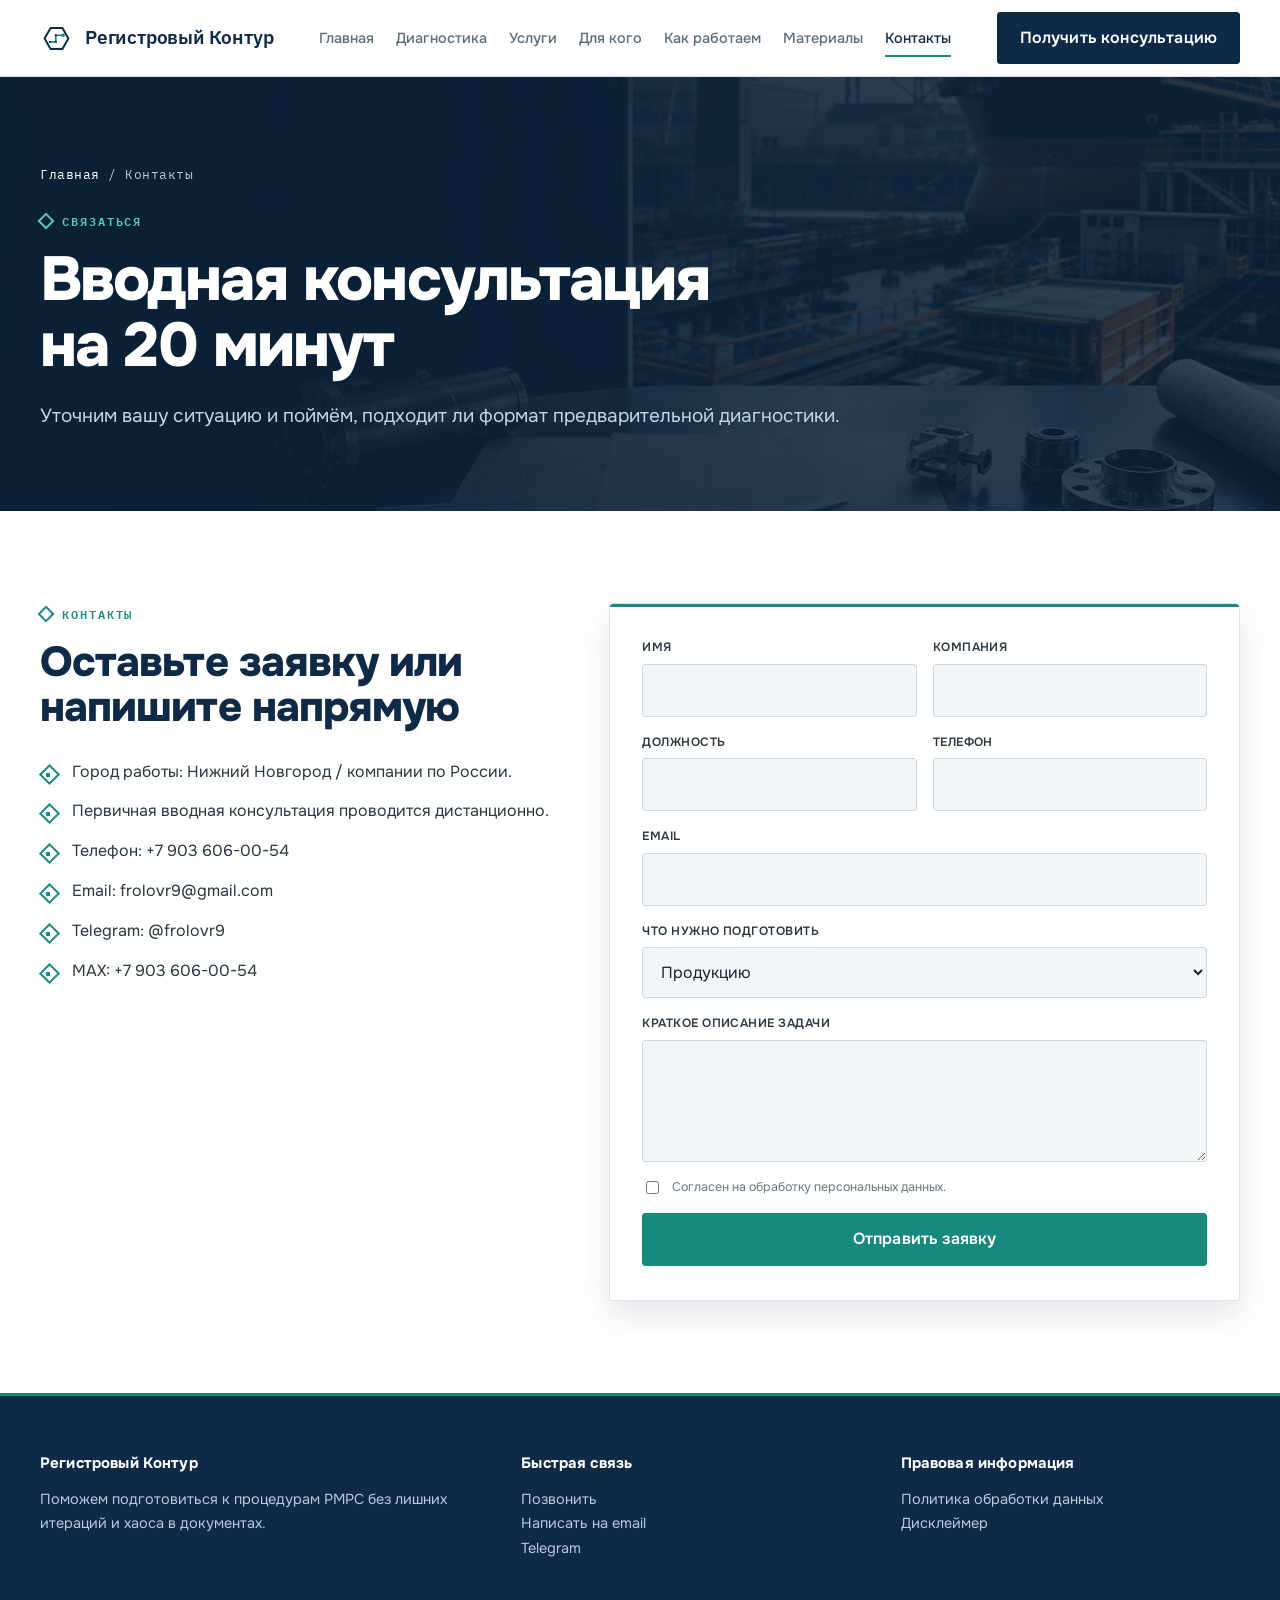
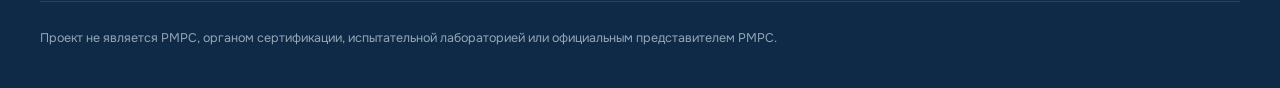
<file: contacts.html>
<!doctype html>
<html lang="ru">
<head>
  <meta charset="utf-8"><meta name="viewport" content="width=device-width, initial-scale=1">
  <title>Контакты — Регистровый Контур</title>
  <meta name="description" content="Оставьте заявку на вводную консультацию по предварительной диагностике готовности к процедурам РМРС. Работаем дистанционно по России.">
  <link rel="preconnect" href="https://fonts.googleapis.com"><link rel="preconnect" href="https://fonts.gstatic.com" crossorigin>
  <link href="https://fonts.googleapis.com/css2?family=IBM+Plex+Mono:wght@500;600&family=IBM+Plex+Sans:wght@500;600;700&family=Onest:wght@400;500;600;700;800&display=swap" rel="stylesheet"><link rel="icon" href="assets/favicon/favicon.svg" type="image/svg+xml"><link rel="icon" href="assets/favicon/favicon-32.png" sizes="32x32" type="image/png"><link rel="apple-touch-icon" href="assets/favicon/app-tile-180.png"><link rel="stylesheet" href="assets/css/styles.css">
</head>
<body style="--hero-image: url('../img/hero-shipyard.png')">
  <header class="site-header"><nav class="nav"><a class="brand" href="index.html"><img class="brand-logo" src="assets/brand/logo-mark.svg" alt=""><span class="brand-name">Регистровый Контур</span></a><button class="nav-toggle" type="button" aria-label="Открыть меню"><span></span><span></span><span></span></button><div class="nav-links"><a href="index.html">Главная</a><a href="diagnostika.html">Диагностика</a><a href="uslugi.html">Услуги</a><a href="dlya-kogo.html">Для кого</a><a href="kak-rabotaem.html">Как работаем</a><a href="materialy.html">Материалы</a><a class="active" href="contacts.html">Контакты</a></div><a class="button" href="#lead">Получить консультацию</a></nav></header>
  <main>
    <section class="page-hero"><div class="container"><div class="breadcrumbs"><a href="index.html">Главная</a> / Контакты</div><p class="eyebrow">Связаться</p><h1>Вводная консультация на 20 минут</h1><p class="lead">Уточним вашу ситуацию и поймём, подходит ли формат предварительной диагностики.</p></div></section>
    <section class="section" id="lead"><div class="container form-shell">
      <div>
        <p class="eyebrow">Контакты</p>
        <h2>Оставьте заявку или напишите напрямую</h2>
        <ul class="check-list">
          <li>Город работы: Нижний Новгород / компании по России.</li>
          <li>Первичная вводная консультация проводится дистанционно.</li>
          <li>Телефон: <a href="tel:+79036060054">+7 903 606-00-54</a></li>
          <li>Email: <a href="mailto:frolovr9@gmail.com">frolovr9@gmail.com</a></li>
          <li>Telegram: <a href="https://t.me/frolovr9" target="_blank" rel="noopener">@frolovr9</a></li>
          <li>МАХ: +7 903 606-00-54</li>
        </ul>
      </div>
      <form class="form" data-lead-form>
        <div class="honeypot"><label>Сайт <input name="website"></label></div>
        <div class="form-row"><div class="field"><label>Имя</label><input name="name" required></div><div class="field"><label>Компания</label><input name="company" required></div></div>
        <div class="form-row"><div class="field"><label>Должность</label><input name="role"></div><div class="field"><label>Телефон</label><input name="phone" required></div></div>
        <div class="field"><label>Email</label><input name="email" type="email"></div>
        <div class="field"><label>Что нужно подготовить</label><select name="topic"><option>Продукцию</option><option>Сервисную компанию</option><option>Лабораторию</option><option>Производство</option><option>Документацию</option><option>Замечания</option><option>Пока не знаю, нужна консультация</option></select></div>
        <div class="field"><label>Краткое описание задачи</label><textarea name="message"></textarea></div>
        <label class="consent"><input type="checkbox" required><span>Согласен на обработку персональных данных.</span></label>
        <button class="button accent" type="submit">Отправить заявку</button><div class="form-status"></div>
      </form>
    </div></section>
  </main>
  <footer class="site-footer"><div class="container footer-grid"><div><strong>Регистровый Контур</strong><p>Поможем подготовиться к процедурам РМРС без лишних итераций и хаоса в документах.</p></div><div><strong>Быстрая связь</strong><p><a href="tel:+79036060054">Позвонить</a><br><a href="mailto:frolovr9@gmail.com">Написать на email</a><br><a href="https://t.me/frolovr9" target="_blank" rel="noopener">Telegram</a></p></div><div><strong>Правовая информация</strong><p><a href="privacy.html">Политика обработки данных</a><br><a href="about.html#disclaimer">Дисклеймер</a></p></div></div><div class="container legal">Проект не является РМРС, органом сертификации, испытательной лабораторией или официальным представителем РМРС.</div></footer>
  <script src="assets/js/main.js"></script>
</body>
</html>
</file>
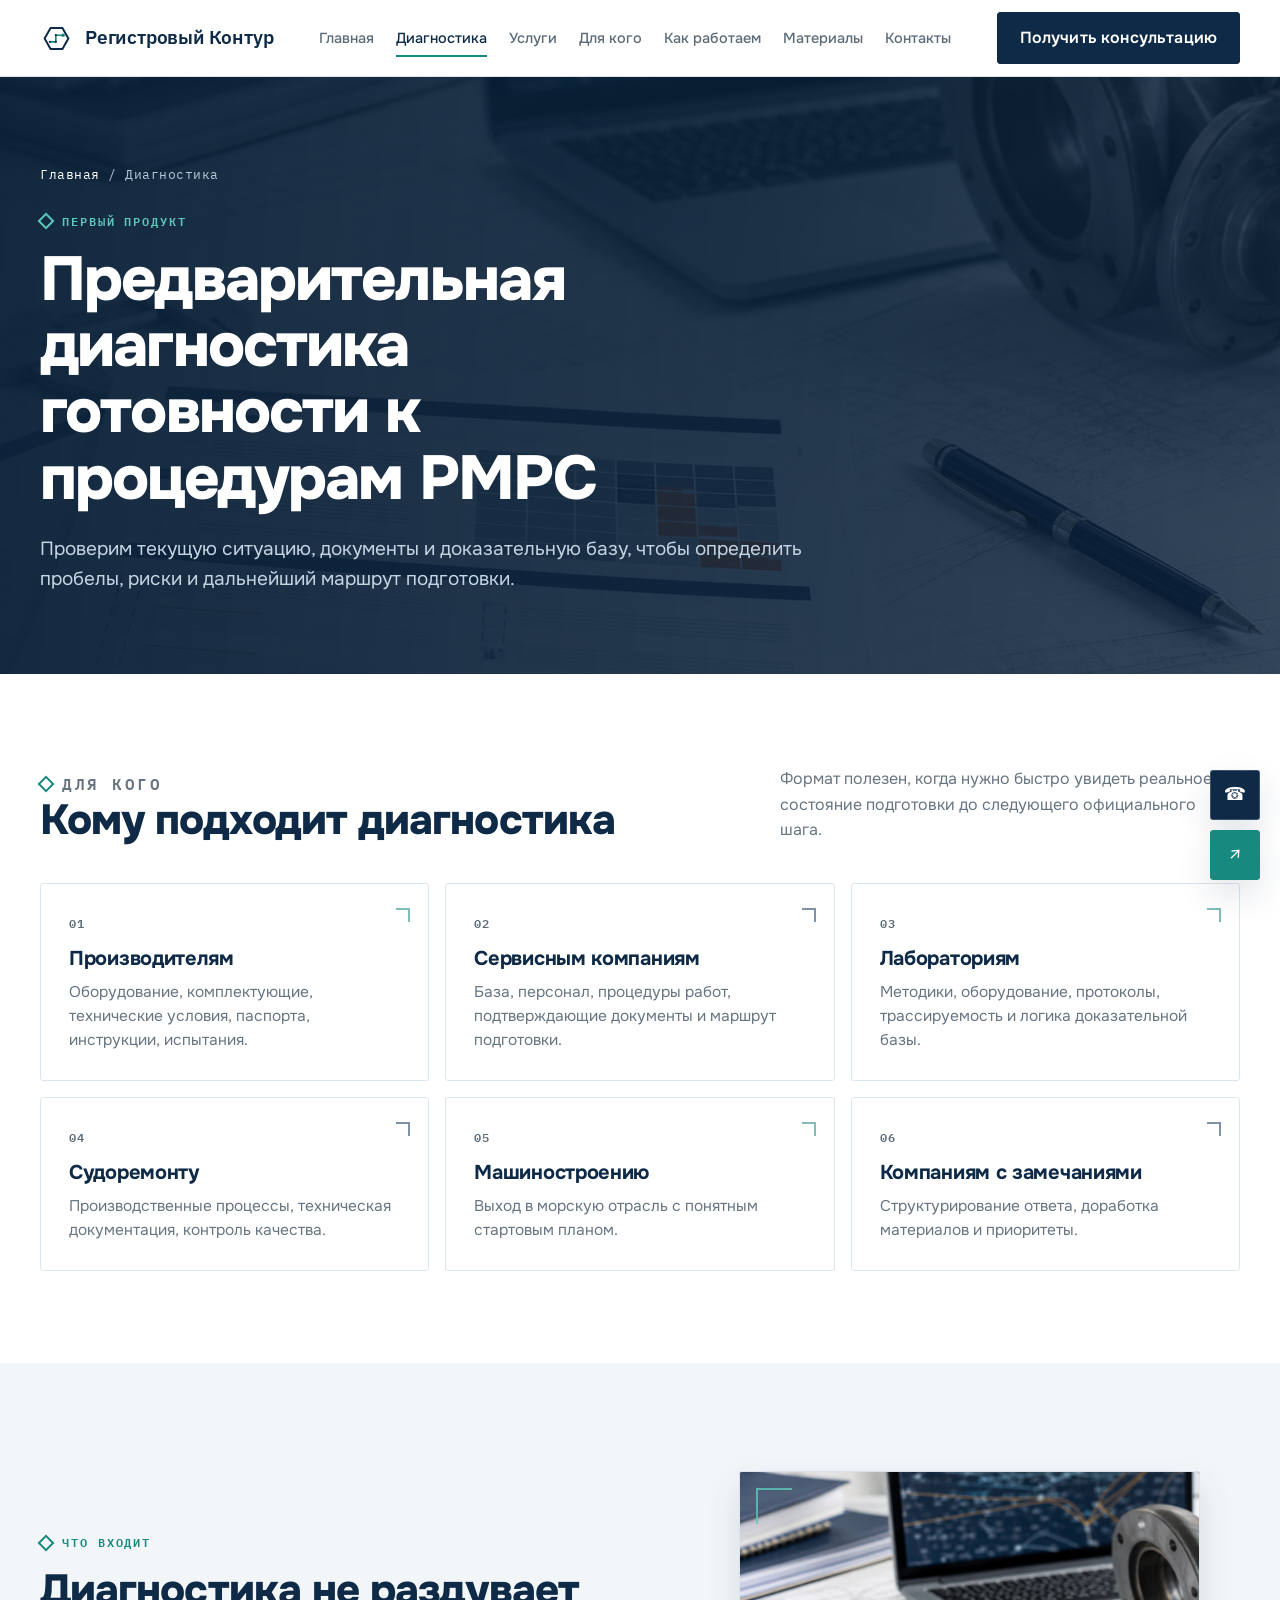
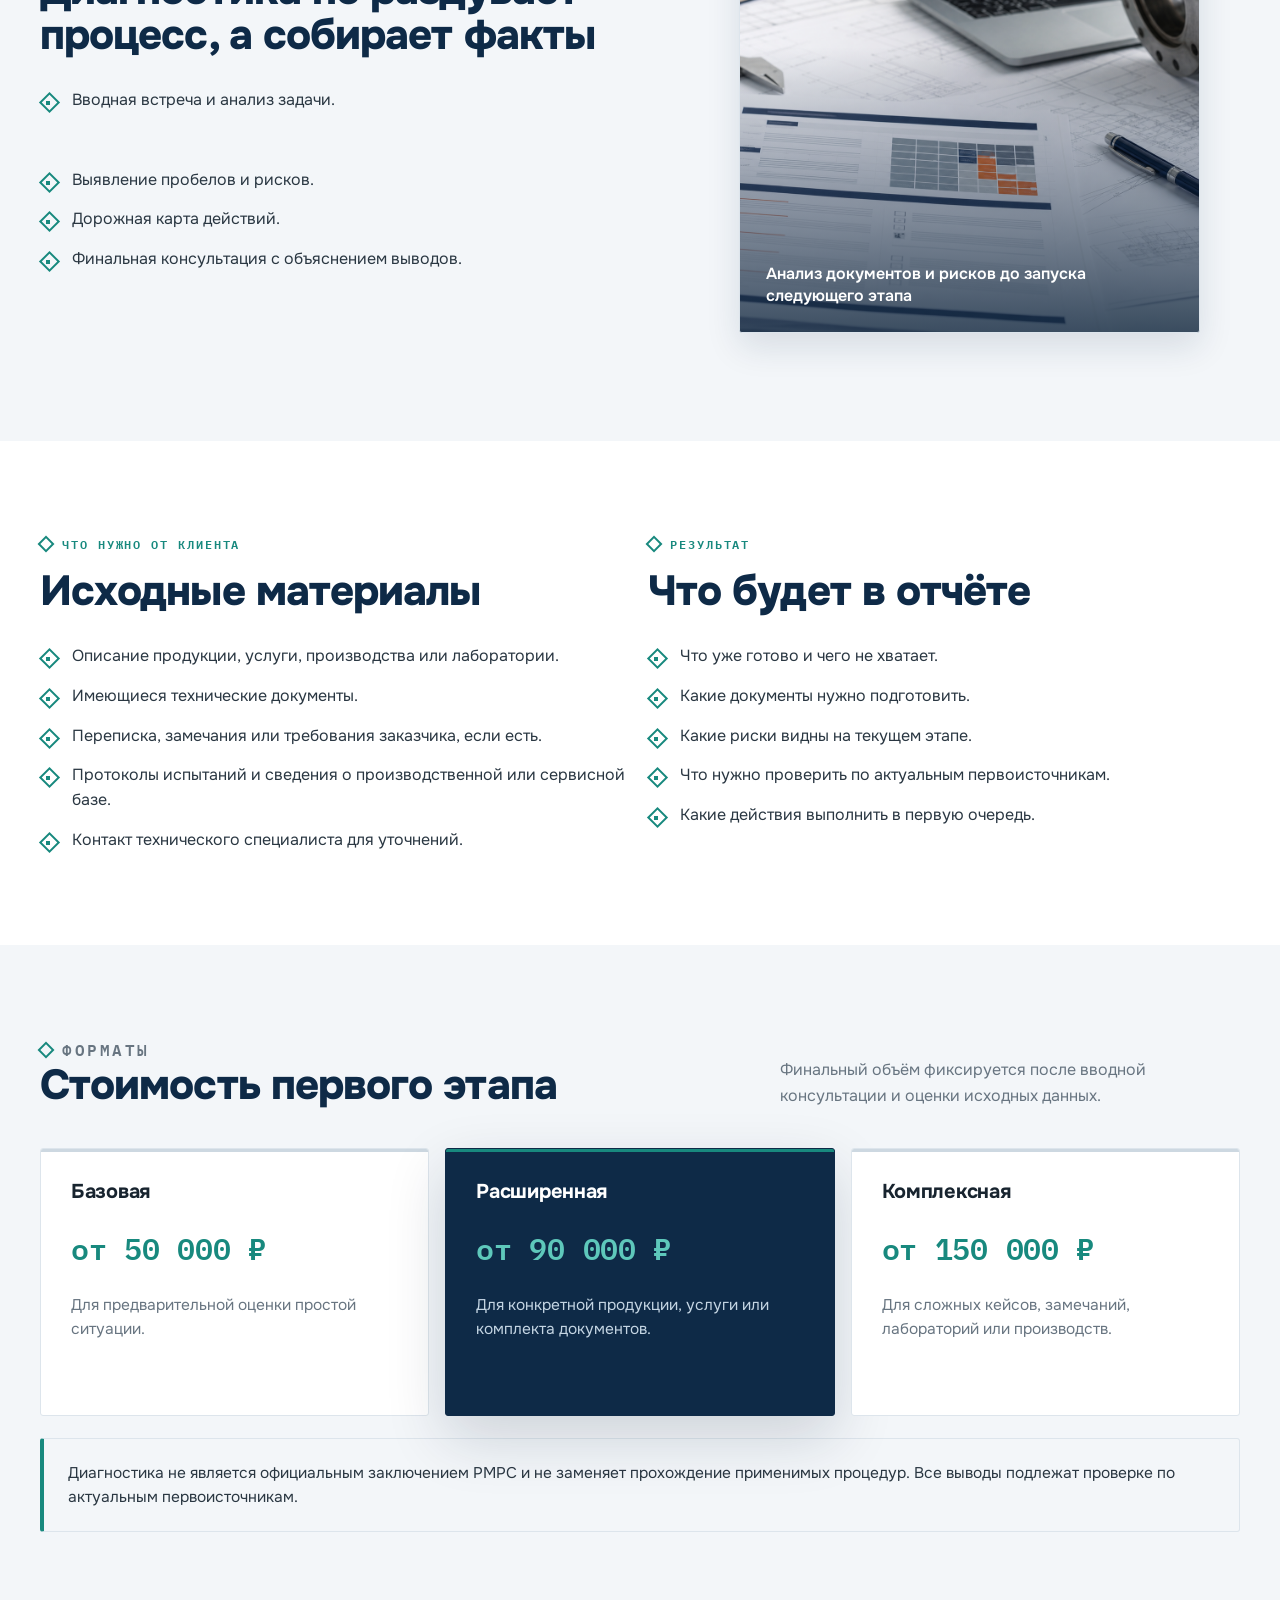
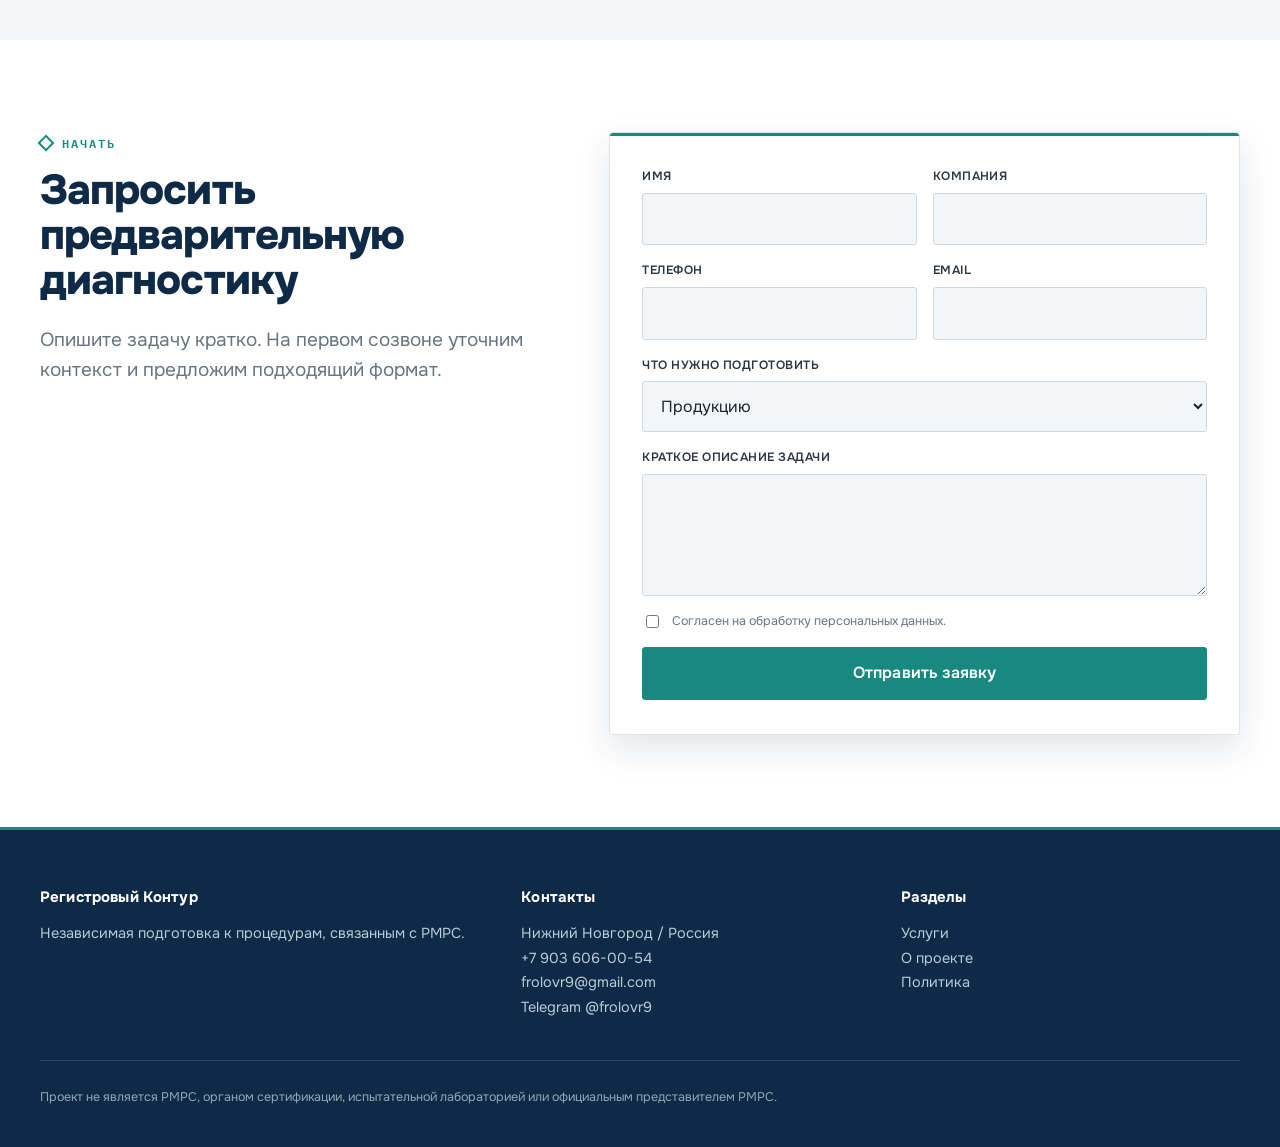
<file: diagnostika.html>
<!doctype html>
<html lang="ru">
<head>
  <meta charset="utf-8">
  <meta name="viewport" content="width=device-width, initial-scale=1">
  <title>Предварительная диагностика готовности к процедурам РМРС</title>
  <meta name="description" content="Проверим документы, выявим пробелы, определим возможный маршрут подготовки и подготовим дорожную карту действий для процедур, связанных с РМРС.">
  <link rel="preconnect" href="https://fonts.googleapis.com">
  <link rel="preconnect" href="https://fonts.gstatic.com" crossorigin>
  <link href="https://fonts.googleapis.com/css2?family=IBM+Plex+Mono:wght@500;600&family=IBM+Plex+Sans:wght@500;600;700&family=Onest:wght@400;500;600;700;800&display=swap" rel="stylesheet">
  <link rel="icon" href="assets/favicon/favicon.svg" type="image/svg+xml">
  <link rel="icon" href="assets/favicon/favicon-32.png" sizes="32x32" type="image/png">
  <link rel="apple-touch-icon" href="assets/favicon/app-tile-180.png">
  <link rel="stylesheet" href="assets/css/styles.css">
</head>
<body style="--hero-image: url('../img/docs-audit.png')">
  <header class="site-header"><nav class="nav"><a class="brand" href="index.html"><img class="brand-logo" src="assets/brand/logo-mark.svg" alt=""><span class="brand-name">Регистровый Контур</span></a><button class="nav-toggle" type="button" aria-label="Открыть меню"><span></span><span></span><span></span></button><div class="nav-links"><a href="index.html">Главная</a><a class="active" href="diagnostika.html">Диагностика</a><a href="uslugi.html">Услуги</a><a href="dlya-kogo.html">Для кого</a><a href="kak-rabotaem.html">Как работаем</a><a href="materialy.html">Материалы</a><a href="contacts.html">Контакты</a></div><a class="button" href="#lead">Получить консультацию</a></nav></header>

  <main>
    <section class="page-hero">
      <div class="container">
        <div class="breadcrumbs"><a href="index.html">Главная</a> / Диагностика</div>
        <p class="eyebrow">Первый продукт</p>
        <h1>Предварительная диагностика готовности к процедурам РМРС</h1>
        <p class="lead">Проверим текущую ситуацию, документы и доказательную базу, чтобы определить пробелы, риски и дальнейший маршрут подготовки.</p>
      </div>
    </section>

    <section class="section">
      <div class="container">
        <div class="section-head"><div><p class="eyebrow">Для кого</p><h2>Кому подходит диагностика</h2></div><p>Формат полезен, когда нужно быстро увидеть реальное состояние подготовки до следующего официального шага.</p></div>
        <div class="grid cols-3">
          <article class="card"><h3>Производителям</h3><p>Оборудование, комплектующие, технические условия, паспорта, инструкции, испытания.</p></article>
          <article class="card blue"><h3>Сервисным компаниям</h3><p>База, персонал, процедуры работ, подтверждающие документы и маршрут подготовки.</p></article>
          <article class="card"><h3>Лабораториям</h3><p>Методики, оборудование, протоколы, трассируемость и логика доказательной базы.</p></article>
          <article class="card blue"><h3>Судоремонту</h3><p>Производственные процессы, техническая документация, контроль качества.</p></article>
          <article class="card"><h3>Машиностроению</h3><p>Выход в морскую отрасль с понятным стартовым планом.</p></article>
          <article class="card blue"><h3>Компаниям с замечаниями</h3><p>Структурирование ответа, доработка материалов и приоритеты.</p></article>
        </div>
      </div>
    </section>

    <section class="section soft">
      <div class="container split">
        <div>
          <p class="eyebrow">Что входит</p>
          <h2>Диагностика не раздувает процесс, а собирает факты</h2>
          <ul class="check-list">
            <li>Вводная встреча и анализ задачи.</li>
            <li>Проверка документов и логики доказательной базы.</li>
            <li>Выявление пробелов и рисков.</li>
            <li>Дорожная карта действий.</li>
            <li>Финальная консультация с объяснением выводов.</li>
          </ul>
        </div>
        <figure class="media-panel"><img src="assets/img/docs-audit.png" alt="Документы и маршрутная карта подготовки"><figcaption class="caption">Анализ документов и рисков до запуска следующего этапа</figcaption></figure>
      </div>
    </section>

    <section class="section">
      <div class="container grid cols-2">
        <div>
          <p class="eyebrow">Что нужно от клиента</p>
          <h2>Исходные материалы</h2>
          <ul class="check-list">
            <li>Описание продукции, услуги, производства или лаборатории.</li>
            <li>Имеющиеся технические документы.</li>
            <li>Переписка, замечания или требования заказчика, если есть.</li>
            <li>Протоколы испытаний и сведения о производственной или сервисной базе.</li>
            <li>Контакт технического специалиста для уточнений.</li>
          </ul>
        </div>
        <div>
          <p class="eyebrow">Результат</p>
          <h2>Что будет в отчёте</h2>
          <ul class="check-list">
            <li>Что уже готово и чего не хватает.</li>
            <li>Какие документы нужно подготовить.</li>
            <li>Какие риски видны на текущем этапе.</li>
            <li>Что нужно проверить по актуальным первоисточникам.</li>
            <li>Какие действия выполнить в первую очередь.</li>
          </ul>
        </div>
      </div>
    </section>

    <section class="section soft">
      <div class="container">
        <div class="section-head"><div><p class="eyebrow">Форматы</p><h2>Стоимость первого этапа</h2></div><p>Финальный объём фиксируется после вводной консультации и оценки исходных данных.</p></div>
        <div class="price-grid">
          <article class="price-card"><h3>Базовая</h3><div class="price">от 50 000 ₽</div><p>Для предварительной оценки простой ситуации.</p></article>
          <article class="price-card featured"><h3>Расширенная</h3><div class="price">от 90 000 ₽</div><p>Для конкретной продукции, услуги или комплекта документов.</p></article>
          <article class="price-card"><h3>Комплексная</h3><div class="price">от 150 000 ₽</div><p>Для сложных кейсов, замечаний, лабораторий или производств.</p></article>
        </div>
        <p class="notice" style="margin-top: 22px;">Диагностика не является официальным заключением РМРС и не заменяет прохождение применимых процедур. Все выводы подлежат проверке по актуальным первоисточникам.</p>
      </div>
    </section>

    <section class="section" id="lead">
      <div class="container form-shell">
        <div><p class="eyebrow">Начать</p><h2>Запросить предварительную диагностику</h2><p class="lead">Опишите задачу кратко. На первом созвоне уточним контекст и предложим подходящий формат.</p></div>
        <form class="form" data-lead-form>
          <div class="honeypot"><label>Сайт <input name="website"></label></div>
          <div class="form-row"><div class="field"><label>Имя</label><input name="name" required></div><div class="field"><label>Компания</label><input name="company" required></div></div>
          <div class="form-row"><div class="field"><label>Телефон</label><input name="phone" required></div><div class="field"><label>Email</label><input name="email" type="email"></div></div>
          <div class="field"><label>Что нужно подготовить</label><select name="topic"><option>Продукцию</option><option>Сервисную компанию</option><option>Лабораторию</option><option>Производство</option><option>Документацию</option><option>Замечания</option><option>Пока не знаю, нужна консультация</option></select></div>
          <div class="field"><label>Краткое описание задачи</label><textarea name="message"></textarea></div>
          <label class="consent"><input type="checkbox" required><span>Согласен на обработку персональных данных.</span></label>
          <button class="button accent" type="submit">Отправить заявку</button><div class="form-status"></div>
        </form>
      </div>
    </section>
  </main>

  <footer class="site-footer"><div class="container footer-grid"><div><strong>Регистровый Контур</strong><p>Независимая подготовка к процедурам, связанным с РМРС.</p></div><div><strong>Контакты</strong><p>Нижний Новгород / Россия<br><a href="tel:+79036060054">+7 903 606-00-54</a><br><a href="mailto:frolovr9@gmail.com">frolovr9@gmail.com</a><br><a href="https://t.me/frolovr9" target="_blank" rel="noopener">Telegram @frolovr9</a></p></div><div><strong>Разделы</strong><p><a href="uslugi.html">Услуги</a><br><a href="about.html">О проекте</a><br><a href="privacy.html">Политика</a></p></div></div><div class="container legal">Проект не является РМРС, органом сертификации, испытательной лабораторией или официальным представителем РМРС.</div></footer>
  <div class="floating-actions" aria-label="Быстрые действия"><a href="tel:+79036060054" aria-label="Позвонить">☎</a><a href="#lead" aria-label="Оставить заявку">↗</a></div>
  <script src="assets/js/main.js"></script>
</body>
</html>
</file>
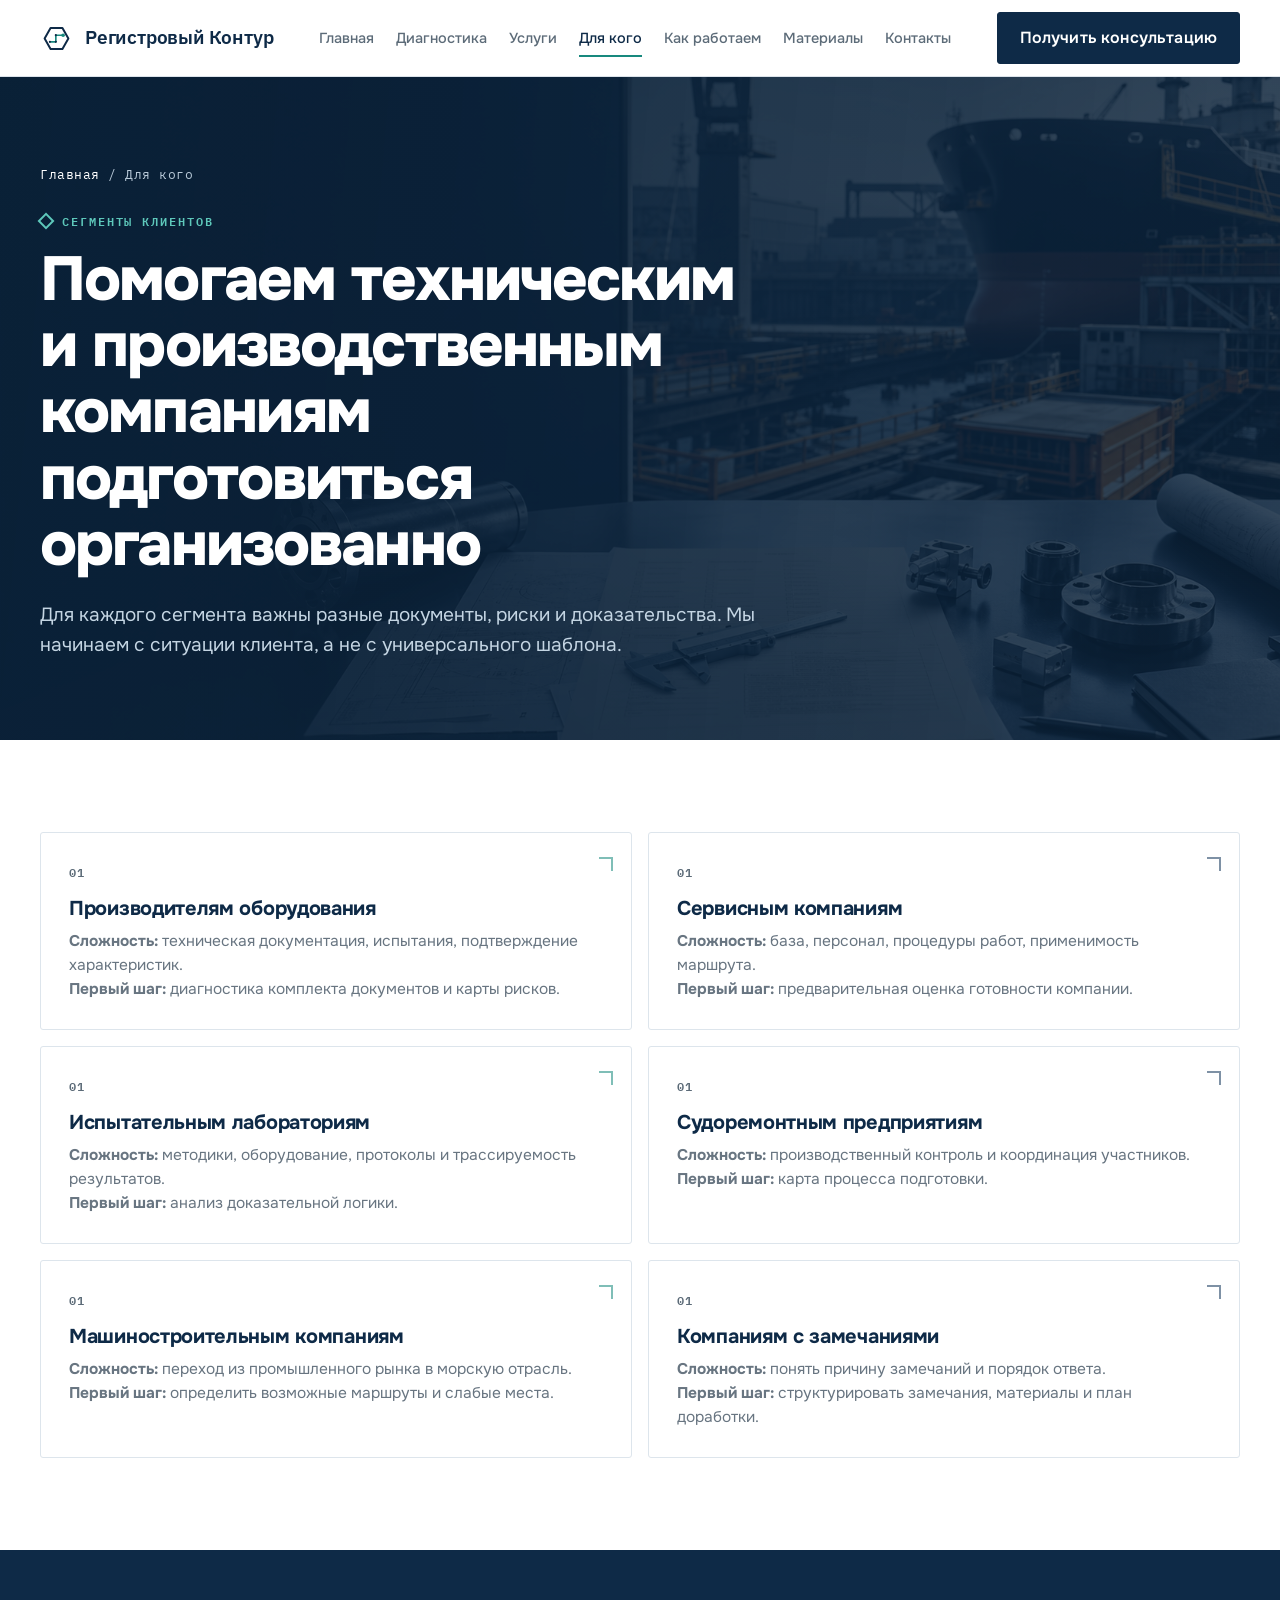
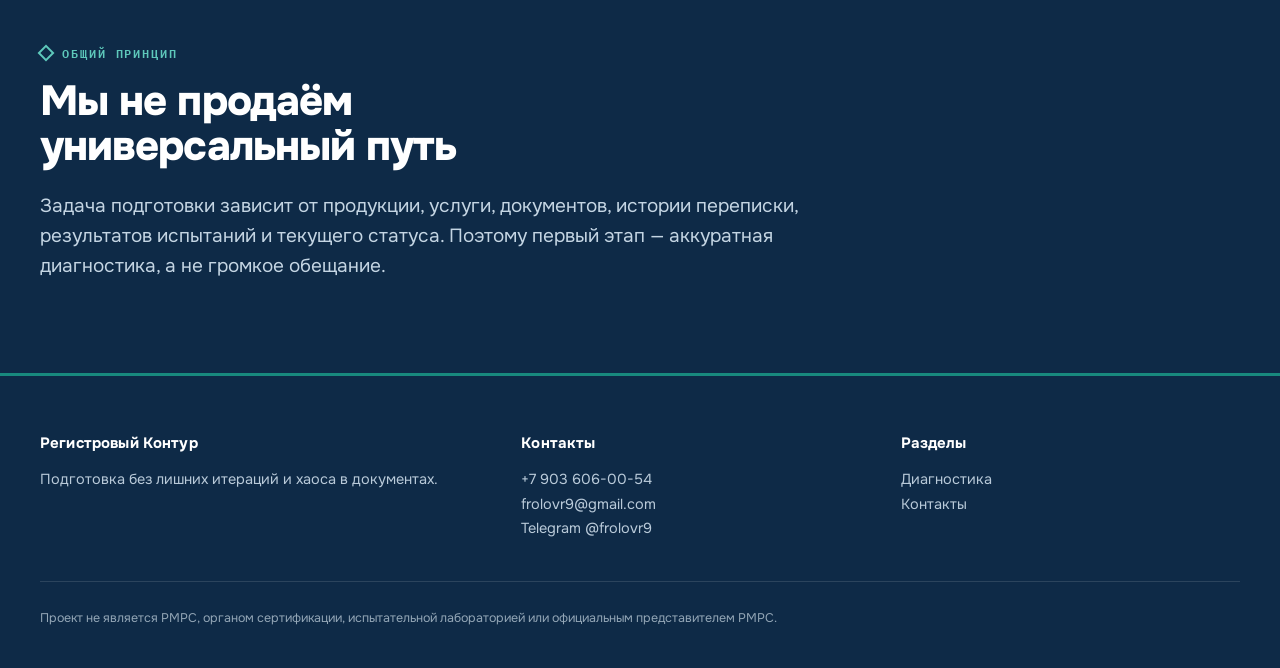
<file: dlya-kogo.html>
<!doctype html>
<html lang="ru">
<head>
  <meta charset="utf-8"><meta name="viewport" content="width=device-width, initial-scale=1">
  <title>Для кого — Регистровый Контур</title>
  <meta name="description" content="Подготовка производителей, сервисных компаний, лабораторий, судоремонтных и машиностроительных предприятий к процедурам РМРС.">
  <link rel="preconnect" href="https://fonts.googleapis.com"><link rel="preconnect" href="https://fonts.gstatic.com" crossorigin>
  <link href="https://fonts.googleapis.com/css2?family=IBM+Plex+Mono:wght@500;600&family=IBM+Plex+Sans:wght@500;600;700&family=Onest:wght@400;500;600;700;800&display=swap" rel="stylesheet"><link rel="icon" href="assets/favicon/favicon.svg" type="image/svg+xml"><link rel="icon" href="assets/favicon/favicon-32.png" sizes="32x32" type="image/png"><link rel="apple-touch-icon" href="assets/favicon/app-tile-180.png"><link rel="stylesheet" href="assets/css/styles.css">
</head>
<body style="--hero-image: url('../img/hero-shipyard.png')">
  <header class="site-header"><nav class="nav"><a class="brand" href="index.html"><img class="brand-logo" src="assets/brand/logo-mark.svg" alt=""><span class="brand-name">Регистровый Контур</span></a><button class="nav-toggle" type="button" aria-label="Открыть меню"><span></span><span></span><span></span></button><div class="nav-links"><a href="index.html">Главная</a><a href="diagnostika.html">Диагностика</a><a href="uslugi.html">Услуги</a><a class="active" href="dlya-kogo.html">Для кого</a><a href="kak-rabotaem.html">Как работаем</a><a href="materialy.html">Материалы</a><a href="contacts.html">Контакты</a></div><a class="button" href="contacts.html#lead">Получить консультацию</a></nav></header>
  <main>
    <section class="page-hero"><div class="container"><div class="breadcrumbs"><a href="index.html">Главная</a> / Для кого</div><p class="eyebrow">Сегменты клиентов</p><h1>Помогаем техническим и производственным компаниям подготовиться организованно</h1><p class="lead">Для каждого сегмента важны разные документы, риски и доказательства. Мы начинаем с ситуации клиента, а не с универсального шаблона.</p></div></section>
    <section class="section"><div class="container grid cols-2">
      <article class="card"><h3>Производителям оборудования</h3><p><b>Сложность:</b> техническая документация, испытания, подтверждение характеристик.<br><b>Первый шаг:</b> диагностика комплекта документов и карты рисков.</p></article>
      <article class="card blue"><h3>Сервисным компаниям</h3><p><b>Сложность:</b> база, персонал, процедуры работ, применимость маршрута.<br><b>Первый шаг:</b> предварительная оценка готовности компании.</p></article>
      <article class="card"><h3>Испытательным лабораториям</h3><p><b>Сложность:</b> методики, оборудование, протоколы и трассируемость результатов.<br><b>Первый шаг:</b> анализ доказательной логики.</p></article>
      <article class="card blue"><h3>Судоремонтным предприятиям</h3><p><b>Сложность:</b> производственный контроль и координация участников.<br><b>Первый шаг:</b> карта процесса подготовки.</p></article>
      <article class="card"><h3>Машиностроительным компаниям</h3><p><b>Сложность:</b> переход из промышленного рынка в морскую отрасль.<br><b>Первый шаг:</b> определить возможные маршруты и слабые места.</p></article>
      <article class="card blue"><h3>Компаниям с замечаниями</h3><p><b>Сложность:</b> понять причину замечаний и порядок ответа.<br><b>Первый шаг:</b> структурировать замечания, материалы и план доработки.</p></article>
    </div></section>
    <section class="section dark"><div class="container"><p class="eyebrow">Общий принцип</p><h2>Мы не продаём универсальный путь</h2><p class="lead">Задача подготовки зависит от продукции, услуги, документов, истории переписки, результатов испытаний и текущего статуса. Поэтому первый этап — аккуратная диагностика, а не громкое обещание.</p></div></section>
  </main>
  <footer class="site-footer"><div class="container footer-grid"><div><strong>Регистровый Контур</strong><p>Подготовка без лишних итераций и хаоса в документах.</p></div><div><strong>Контакты</strong><p><a href="tel:+79036060054">+7 903 606-00-54</a><br><a href="mailto:frolovr9@gmail.com">frolovr9@gmail.com</a><br><a href="https://t.me/frolovr9" target="_blank" rel="noopener">Telegram @frolovr9</a></p></div><div><strong>Разделы</strong><p><a href="diagnostika.html">Диагностика</a><br><a href="contacts.html">Контакты</a></p></div></div><div class="container legal">Проект не является РМРС, органом сертификации, испытательной лабораторией или официальным представителем РМРС.</div></footer>
  <script src="assets/js/main.js"></script>
</body>
</html>
</file>
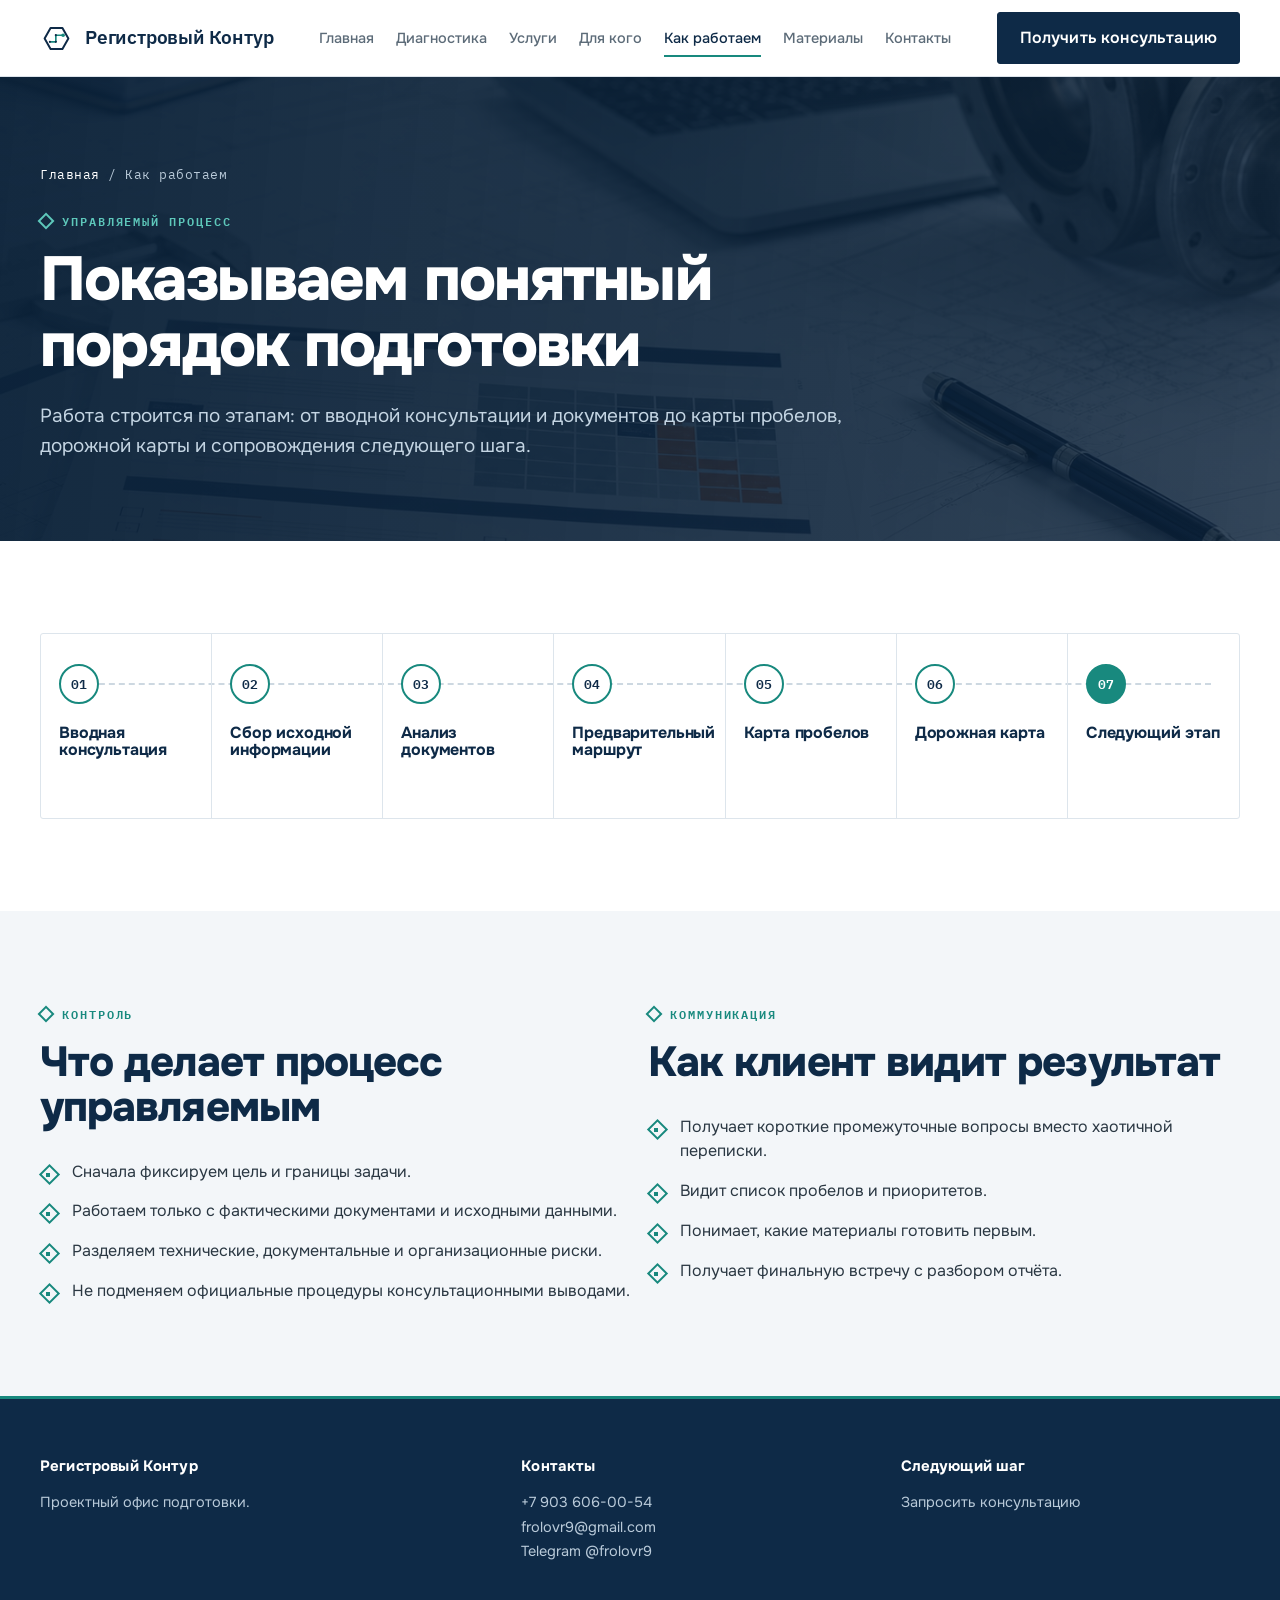
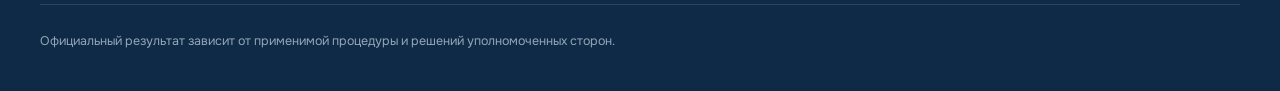
<file: kak-rabotaem.html>
<!doctype html>
<html lang="ru">
<head>
  <meta charset="utf-8"><meta name="viewport" content="width=device-width, initial-scale=1">
  <title>Как проходит работа — Регистровый Контур</title>
  <meta name="description" content="Этапы работы: вводная консультация, сбор информации, анализ документов, маршрут, карта пробелов, дорожная карта и работа с замечаниями.">
  <link rel="preconnect" href="https://fonts.googleapis.com"><link rel="preconnect" href="https://fonts.gstatic.com" crossorigin>
  <link href="https://fonts.googleapis.com/css2?family=IBM+Plex+Mono:wght@500;600&family=IBM+Plex+Sans:wght@500;600;700&family=Onest:wght@400;500;600;700;800&display=swap" rel="stylesheet"><link rel="icon" href="assets/favicon/favicon.svg" type="image/svg+xml"><link rel="icon" href="assets/favicon/favicon-32.png" sizes="32x32" type="image/png"><link rel="apple-touch-icon" href="assets/favicon/app-tile-180.png"><link rel="stylesheet" href="assets/css/styles.css">
</head>
<body style="--hero-image: url('../img/docs-audit.png')">
  <header class="site-header"><nav class="nav"><a class="brand" href="index.html"><img class="brand-logo" src="assets/brand/logo-mark.svg" alt=""><span class="brand-name">Регистровый Контур</span></a><button class="nav-toggle" type="button" aria-label="Открыть меню"><span></span><span></span><span></span></button><div class="nav-links"><a href="index.html">Главная</a><a href="diagnostika.html">Диагностика</a><a href="uslugi.html">Услуги</a><a href="dlya-kogo.html">Для кого</a><a class="active" href="kak-rabotaem.html">Как работаем</a><a href="materialy.html">Материалы</a><a href="contacts.html">Контакты</a></div><a class="button" href="contacts.html#lead">Получить консультацию</a></nav></header>
  <main>
    <section class="page-hero"><div class="container"><div class="breadcrumbs"><a href="index.html">Главная</a> / Как работаем</div><p class="eyebrow">Управляемый процесс</p><h1>Показываем понятный порядок подготовки</h1><p class="lead">Работа строится по этапам: от вводной консультации и документов до карты пробелов, дорожной карты и сопровождения следующего шага.</p></div></section>
    <section class="section"><div class="container"><div class="process">
      <div class="process-step"><span>01</span><h3>Вводная консультация</h3></div>
      <div class="process-step"><span>02</span><h3>Сбор исходной информации</h3></div>
      <div class="process-step"><span>03</span><h3>Анализ документов</h3></div>
      <div class="process-step"><span>04</span><h3>Предварительный маршрут</h3></div>
      <div class="process-step"><span>05</span><h3>Карта пробелов</h3></div>
      <div class="process-step"><span>06</span><h3>Дорожная карта</h3></div>
      <div class="process-step"><span>07</span><h3>Следующий этап</h3></div>
    </div></div></section>
    <section class="section soft"><div class="container grid cols-2">
      <div><p class="eyebrow">Контроль</p><h2>Что делает процесс управляемым</h2><ul class="check-list"><li>Сначала фиксируем цель и границы задачи.</li><li>Работаем только с фактическими документами и исходными данными.</li><li>Разделяем технические, документальные и организационные риски.</li><li>Не подменяем официальные процедуры консультационными выводами.</li></ul></div>
      <div><p class="eyebrow">Коммуникация</p><h2>Как клиент видит результат</h2><ul class="check-list"><li>Получает короткие промежуточные вопросы вместо хаотичной переписки.</li><li>Видит список пробелов и приоритетов.</li><li>Понимает, какие материалы готовить первым.</li><li>Получает финальную встречу с разбором отчёта.</li></ul></div>
    </div></section>
  </main>
  <footer class="site-footer"><div class="container footer-grid"><div><strong>Регистровый Контур</strong><p>Проектный офис подготовки.</p></div><div><strong>Контакты</strong><p><a href="tel:+79036060054">+7 903 606-00-54</a><br><a href="mailto:frolovr9@gmail.com">frolovr9@gmail.com</a><br><a href="https://t.me/frolovr9" target="_blank" rel="noopener">Telegram @frolovr9</a></p></div><div><strong>Следующий шаг</strong><p><a href="contacts.html#lead">Запросить консультацию</a></p></div></div><div class="container legal">Официальный результат зависит от применимой процедуры и решений уполномоченных сторон.</div></footer>
  <script src="assets/js/main.js"></script>
</body>
</html>
</file>
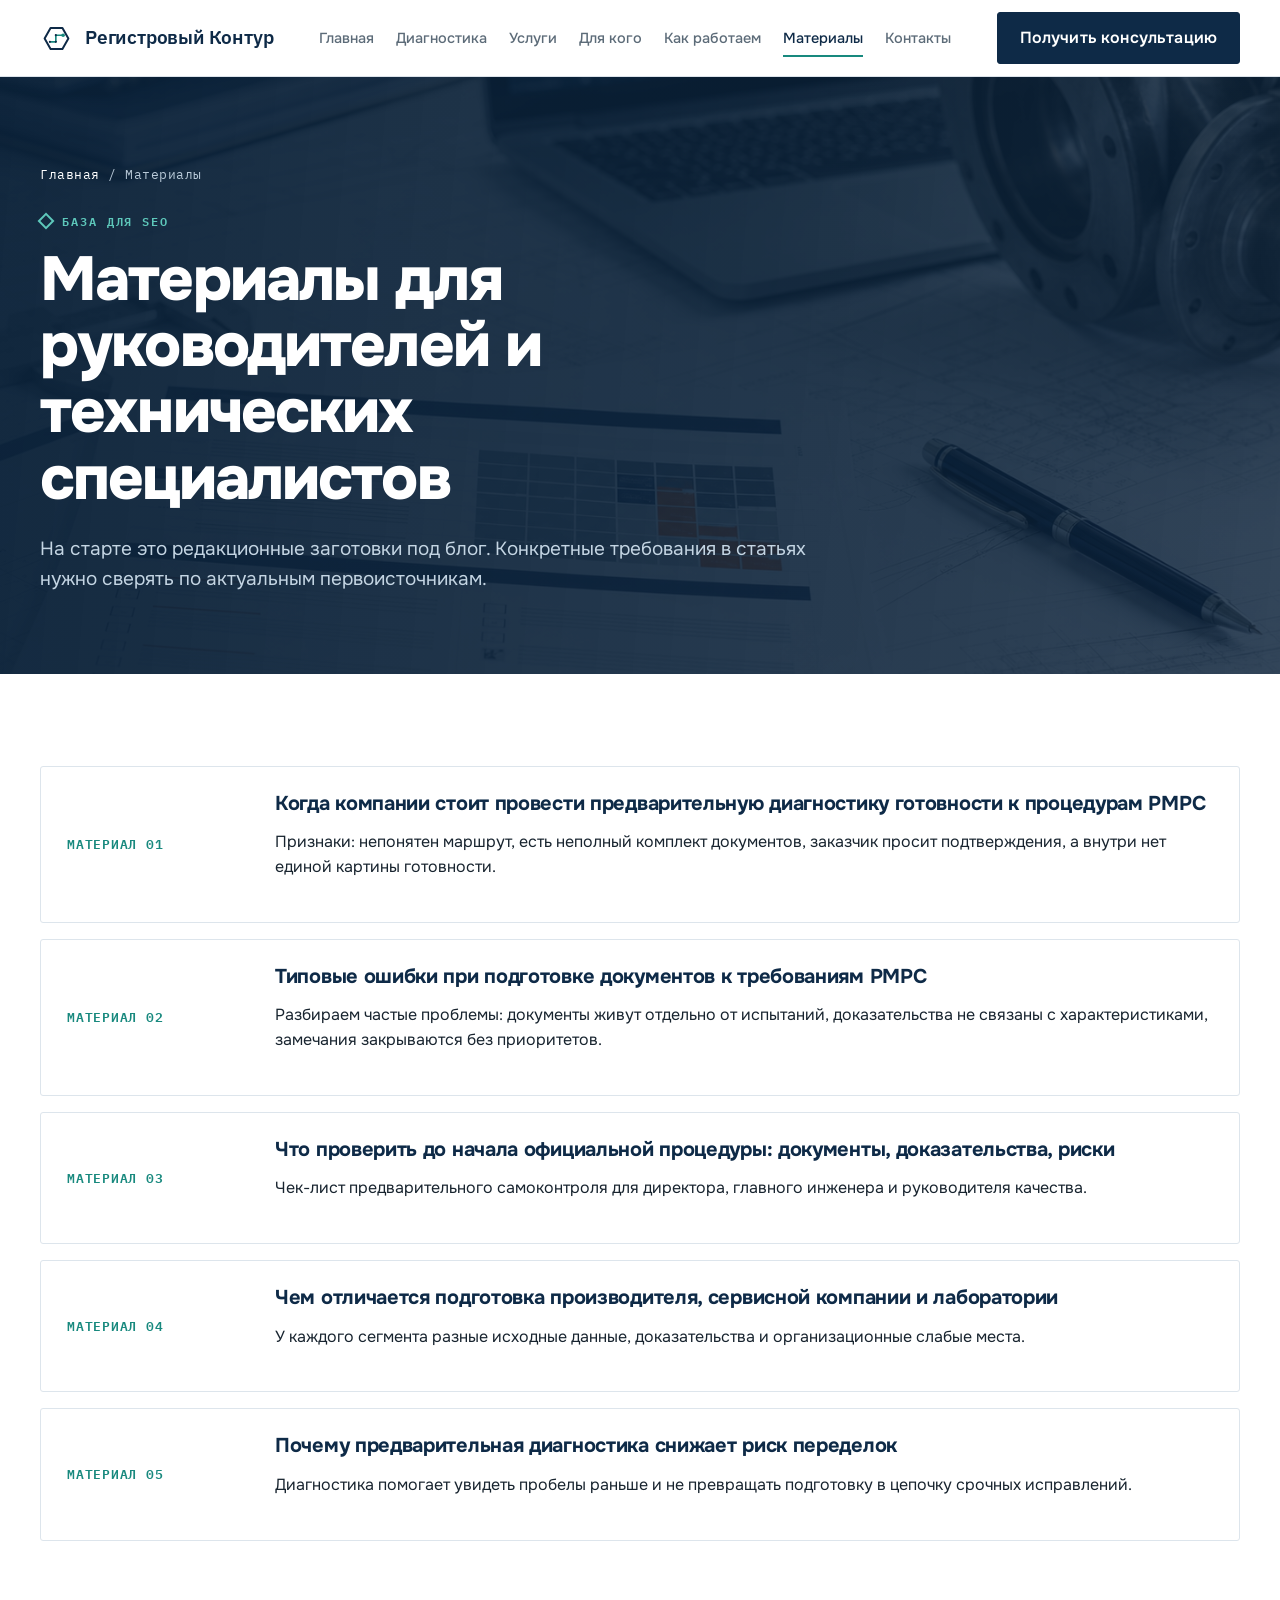
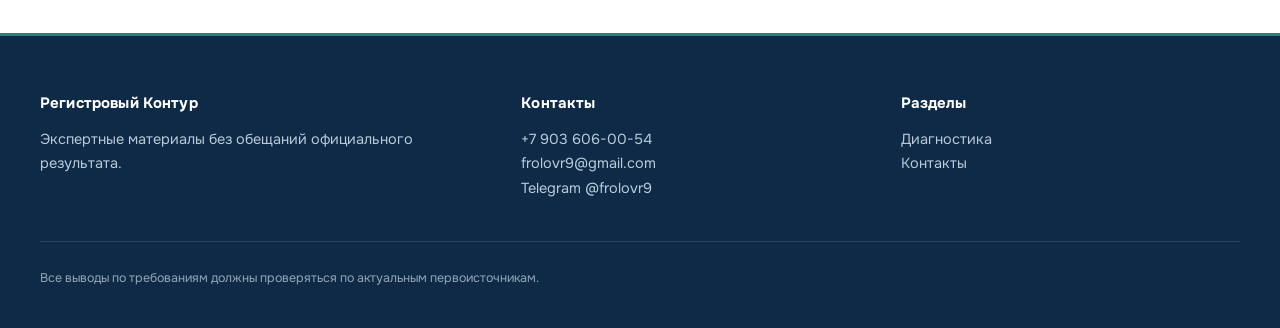
<file: materialy.html>
<!doctype html>
<html lang="ru">
<head>
  <meta charset="utf-8"><meta name="viewport" content="width=device-width, initial-scale=1">
  <title>Материалы о подготовке к процедурам РМРС</title>
  <meta name="description" content="Экспертные материалы о предварительной диагностике, документах, доказательной базе и рисках при подготовке к процедурам РМРС.">
  <link rel="preconnect" href="https://fonts.googleapis.com"><link rel="preconnect" href="https://fonts.gstatic.com" crossorigin>
  <link href="https://fonts.googleapis.com/css2?family=IBM+Plex+Mono:wght@500;600&family=IBM+Plex+Sans:wght@500;600;700&family=Onest:wght@400;500;600;700;800&display=swap" rel="stylesheet"><link rel="icon" href="assets/favicon/favicon.svg" type="image/svg+xml"><link rel="icon" href="assets/favicon/favicon-32.png" sizes="32x32" type="image/png"><link rel="apple-touch-icon" href="assets/favicon/app-tile-180.png"><link rel="stylesheet" href="assets/css/styles.css">
</head>
<body style="--hero-image: url('../img/docs-audit.png')">
  <header class="site-header"><nav class="nav"><a class="brand" href="index.html"><img class="brand-logo" src="assets/brand/logo-mark.svg" alt=""><span class="brand-name">Регистровый Контур</span></a><button class="nav-toggle" type="button" aria-label="Открыть меню"><span></span><span></span><span></span></button><div class="nav-links"><a href="index.html">Главная</a><a href="diagnostika.html">Диагностика</a><a href="uslugi.html">Услуги</a><a href="dlya-kogo.html">Для кого</a><a href="kak-rabotaem.html">Как работаем</a><a class="active" href="materialy.html">Материалы</a><a href="contacts.html">Контакты</a></div><a class="button" href="contacts.html#lead">Получить консультацию</a></nav></header>
  <main>
    <section class="page-hero"><div class="container"><div class="breadcrumbs"><a href="index.html">Главная</a> / Материалы</div><p class="eyebrow">База для SEO</p><h1>Материалы для руководителей и технических специалистов</h1><p class="lead">На старте это редакционные заготовки под блог. Конкретные требования в статьях нужно сверять по актуальным первоисточникам.</p></div></section>
    <section class="section"><div class="container article-list">
      <article class="article"><div class="article-date">Материал 01</div><div><h3>Когда компании стоит провести предварительную диагностику готовности к процедурам РМРС</h3><p>Признаки: непонятен маршрут, есть неполный комплект документов, заказчик просит подтверждения, а внутри нет единой картины готовности.</p></div></article>
      <article class="article"><div class="article-date">Материал 02</div><div><h3>Типовые ошибки при подготовке документов к требованиям РМРС</h3><p>Разбираем частые проблемы: документы живут отдельно от испытаний, доказательства не связаны с характеристиками, замечания закрываются без приоритетов.</p></div></article>
      <article class="article"><div class="article-date">Материал 03</div><div><h3>Что проверить до начала официальной процедуры: документы, доказательства, риски</h3><p>Чек-лист предварительного самоконтроля для директора, главного инженера и руководителя качества.</p></div></article>
      <article class="article"><div class="article-date">Материал 04</div><div><h3>Чем отличается подготовка производителя, сервисной компании и лаборатории</h3><p>У каждого сегмента разные исходные данные, доказательства и организационные слабые места.</p></div></article>
      <article class="article"><div class="article-date">Материал 05</div><div><h3>Почему предварительная диагностика снижает риск переделок</h3><p>Диагностика помогает увидеть пробелы раньше и не превращать подготовку в цепочку срочных исправлений.</p></div></article>
    </div></section>
  </main>
  <footer class="site-footer"><div class="container footer-grid"><div><strong>Регистровый Контур</strong><p>Экспертные материалы без обещаний официального результата.</p></div><div><strong>Контакты</strong><p><a href="tel:+79036060054">+7 903 606-00-54</a><br><a href="mailto:frolovr9@gmail.com">frolovr9@gmail.com</a><br><a href="https://t.me/frolovr9" target="_blank" rel="noopener">Telegram @frolovr9</a></p></div><div><strong>Разделы</strong><p><a href="diagnostika.html">Диагностика</a><br><a href="contacts.html">Контакты</a></p></div></div><div class="container legal">Все выводы по требованиям должны проверяться по актуальным первоисточникам.</div></footer>
  <script src="assets/js/main.js"></script>
</body>
</html>
</file>
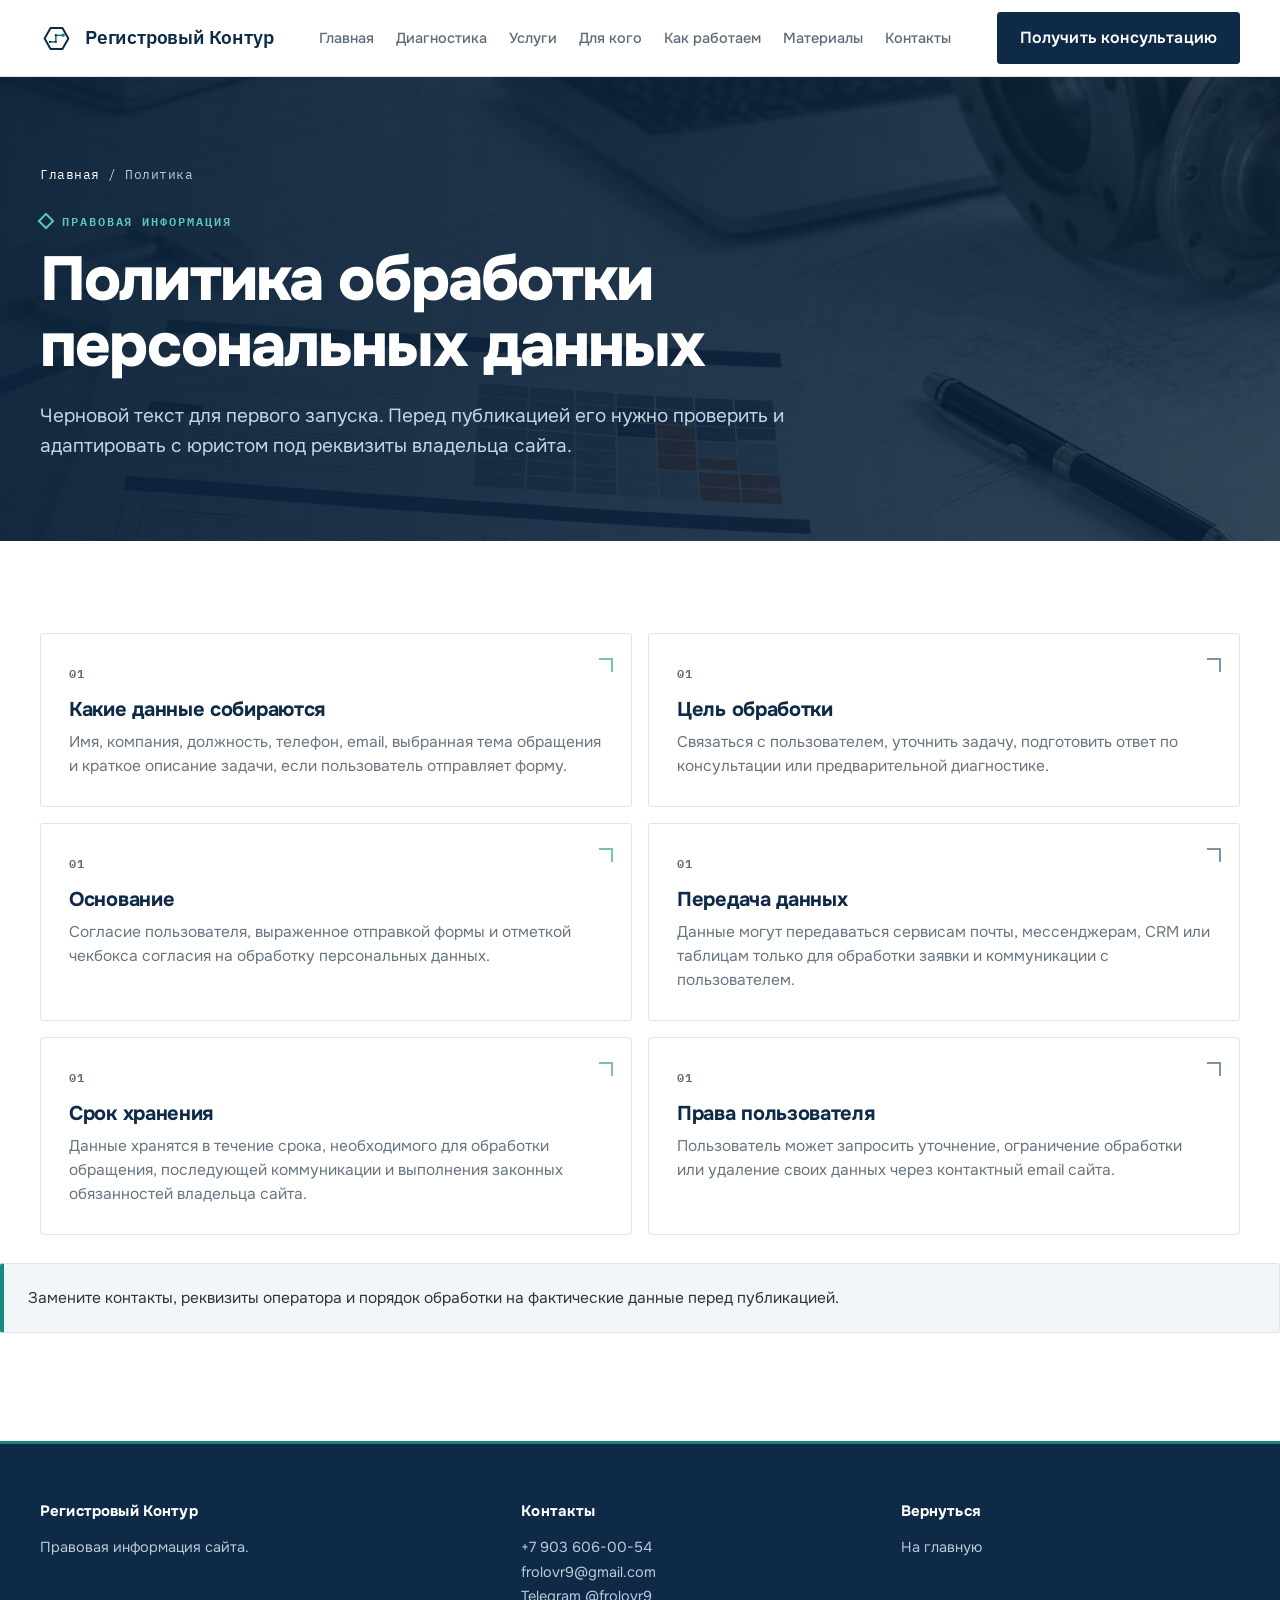
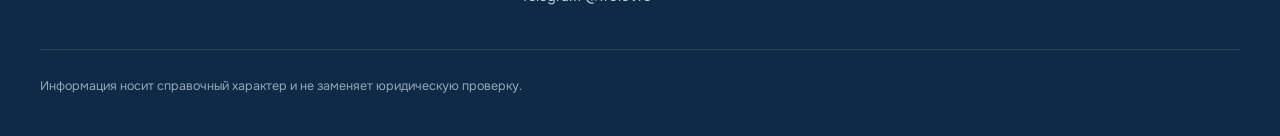
<file: privacy.html>
<!doctype html>
<html lang="ru">
<head>
  <meta charset="utf-8"><meta name="viewport" content="width=device-width, initial-scale=1">
  <title>Политика обработки персональных данных — Регистровый Контур</title>
  <meta name="description" content="Политика обработки персональных данных сайта Регистровый Контур.">
  <link rel="preconnect" href="https://fonts.googleapis.com"><link rel="preconnect" href="https://fonts.gstatic.com" crossorigin>
  <link href="https://fonts.googleapis.com/css2?family=IBM+Plex+Mono:wght@500;600&family=IBM+Plex+Sans:wght@500;600;700&family=Onest:wght@400;500;600;700;800&display=swap" rel="stylesheet"><link rel="icon" href="assets/favicon/favicon.svg" type="image/svg+xml"><link rel="icon" href="assets/favicon/favicon-32.png" sizes="32x32" type="image/png"><link rel="apple-touch-icon" href="assets/favicon/app-tile-180.png"><link rel="stylesheet" href="assets/css/styles.css">
</head>
<body style="--hero-image: url('../img/docs-audit.png')">
  <header class="site-header"><nav class="nav"><a class="brand" href="index.html"><img class="brand-logo" src="assets/brand/logo-mark.svg" alt=""><span class="brand-name">Регистровый Контур</span></a><button class="nav-toggle" type="button" aria-label="Открыть меню"><span></span><span></span><span></span></button><div class="nav-links"><a href="index.html">Главная</a><a href="diagnostika.html">Диагностика</a><a href="uslugi.html">Услуги</a><a href="dlya-kogo.html">Для кого</a><a href="kak-rabotaem.html">Как работаем</a><a href="materialy.html">Материалы</a><a href="contacts.html">Контакты</a></div><a class="button" href="contacts.html#lead">Получить консультацию</a></nav></header>
  <main>
    <section class="page-hero"><div class="container"><div class="breadcrumbs"><a href="index.html">Главная</a> / Политика</div><p class="eyebrow">Правовая информация</p><h1>Политика обработки персональных данных</h1><p class="lead">Черновой текст для первого запуска. Перед публикацией его нужно проверить и адаптировать с юристом под реквизиты владельца сайта.</p></div></section>
    <section class="section"><div class="container grid cols-2">
      <article class="card"><h3>Какие данные собираются</h3><p>Имя, компания, должность, телефон, email, выбранная тема обращения и краткое описание задачи, если пользователь отправляет форму.</p></article>
      <article class="card blue"><h3>Цель обработки</h3><p>Связаться с пользователем, уточнить задачу, подготовить ответ по консультации или предварительной диагностике.</p></article>
      <article class="card"><h3>Основание</h3><p>Согласие пользователя, выраженное отправкой формы и отметкой чекбокса согласия на обработку персональных данных.</p></article>
      <article class="card blue"><h3>Передача данных</h3><p>Данные могут передаваться сервисам почты, мессенджерам, CRM или таблицам только для обработки заявки и коммуникации с пользователем.</p></article>
      <article class="card"><h3>Срок хранения</h3><p>Данные хранятся в течение срока, необходимого для обработки обращения, последующей коммуникации и выполнения законных обязанностей владельца сайта.</p></article>
      <article class="card blue"><h3>Права пользователя</h3><p>Пользователь может запросить уточнение, ограничение обработки или удаление своих данных через контактный email сайта.</p></article>
    </div><p class="notice" style="margin-top: 28px;">Замените контакты, реквизиты оператора и порядок обработки на фактические данные перед публикацией.</p></section>
  </main>
  <footer class="site-footer"><div class="container footer-grid"><div><strong>Регистровый Контур</strong><p>Правовая информация сайта.</p></div><div><strong>Контакты</strong><p><a href="tel:+79036060054">+7 903 606-00-54</a><br><a href="mailto:frolovr9@gmail.com">frolovr9@gmail.com</a><br><a href="https://t.me/frolovr9" target="_blank" rel="noopener">Telegram @frolovr9</a></p></div><div><strong>Вернуться</strong><p><a href="index.html">На главную</a></p></div></div><div class="container legal">Информация носит справочный характер и не заменяет юридическую проверку.</div></footer>
  <script src="assets/js/main.js"></script>
</body>
</html>
</file>
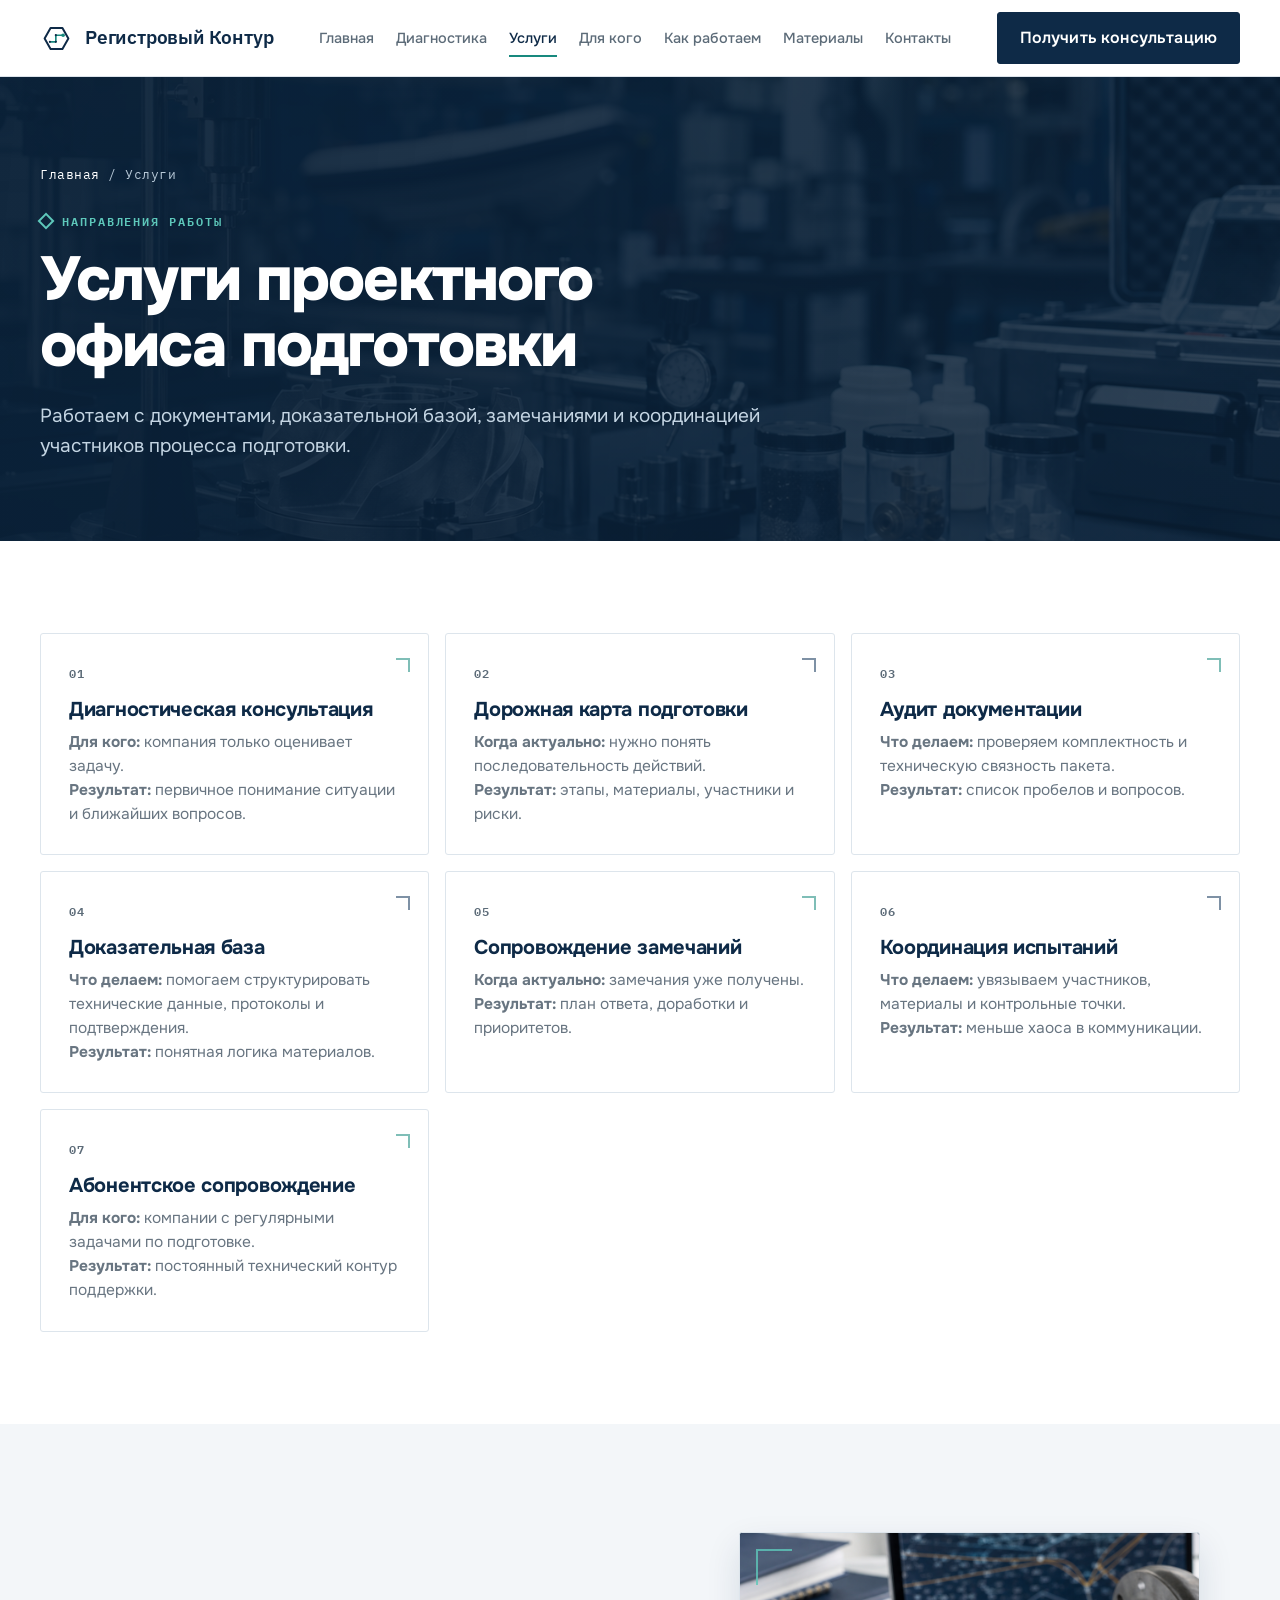
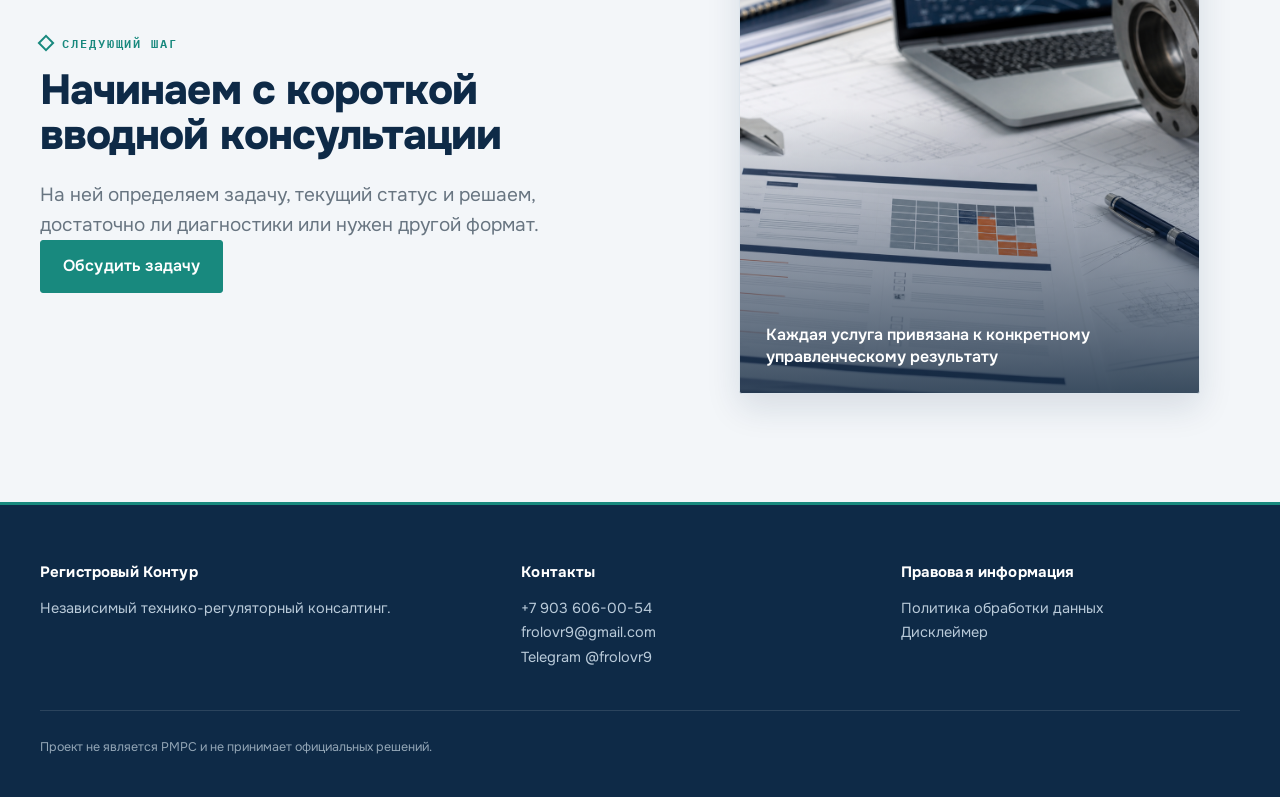
<file: uslugi.html>
<!doctype html>
<html lang="ru">
<head>
  <meta charset="utf-8">
  <meta name="viewport" content="width=device-width, initial-scale=1">
  <title>Услуги — подготовка к процедурам РМРС</title>
  <meta name="description" content="Диагностика, дорожная карта, аудит документации, доказательная база, сопровождение замечаний и координация подготовки к процедурам РМРС.">
  <link rel="preconnect" href="https://fonts.googleapis.com"><link rel="preconnect" href="https://fonts.gstatic.com" crossorigin>
  <link href="https://fonts.googleapis.com/css2?family=IBM+Plex+Mono:wght@500;600&family=IBM+Plex+Sans:wght@500;600;700&family=Onest:wght@400;500;600;700;800&display=swap" rel="stylesheet">
  <link rel="icon" href="assets/favicon/favicon.svg" type="image/svg+xml">
  <link rel="icon" href="assets/favicon/favicon-32.png" sizes="32x32" type="image/png">
  <link rel="apple-touch-icon" href="assets/favicon/app-tile-180.png">
  <link rel="stylesheet" href="assets/css/styles.css">
</head>
<body style="--hero-image: url('../img/lab-control.png')">
  <header class="site-header"><nav class="nav"><a class="brand" href="index.html"><img class="brand-logo" src="assets/brand/logo-mark.svg" alt=""><span class="brand-name">Регистровый Контур</span></a><button class="nav-toggle" type="button" aria-label="Открыть меню"><span></span><span></span><span></span></button><div class="nav-links"><a href="index.html">Главная</a><a href="diagnostika.html">Диагностика</a><a class="active" href="uslugi.html">Услуги</a><a href="dlya-kogo.html">Для кого</a><a href="kak-rabotaem.html">Как работаем</a><a href="materialy.html">Материалы</a><a href="contacts.html">Контакты</a></div><a class="button" href="contacts.html#lead">Получить консультацию</a></nav></header>
  <main>
    <section class="page-hero"><div class="container"><div class="breadcrumbs"><a href="index.html">Главная</a> / Услуги</div><p class="eyebrow">Направления работы</p><h1>Услуги проектного офиса подготовки</h1><p class="lead">Работаем с документами, доказательной базой, замечаниями и координацией участников процесса подготовки.</p></div></section>
    <section class="section"><div class="container"><div class="grid cols-3">
      <article class="card"><h3>Диагностическая консультация</h3><p><b>Для кого:</b> компания только оценивает задачу.<br><b>Результат:</b> первичное понимание ситуации и ближайших вопросов.</p></article>
      <article class="card blue"><h3>Дорожная карта подготовки</h3><p><b>Когда актуально:</b> нужно понять последовательность действий.<br><b>Результат:</b> этапы, материалы, участники и риски.</p></article>
      <article class="card"><h3>Аудит документации</h3><p><b>Что делаем:</b> проверяем комплектность и техническую связность пакета.<br><b>Результат:</b> список пробелов и вопросов.</p></article>
      <article class="card blue"><h3>Доказательная база</h3><p><b>Что делаем:</b> помогаем структурировать технические данные, протоколы и подтверждения.<br><b>Результат:</b> понятная логика материалов.</p></article>
      <article class="card"><h3>Сопровождение замечаний</h3><p><b>Когда актуально:</b> замечания уже получены.<br><b>Результат:</b> план ответа, доработки и приоритетов.</p></article>
      <article class="card blue"><h3>Координация испытаний</h3><p><b>Что делаем:</b> увязываем участников, материалы и контрольные точки.<br><b>Результат:</b> меньше хаоса в коммуникации.</p></article>
      <article class="card"><h3>Абонентское сопровождение</h3><p><b>Для кого:</b> компании с регулярными задачами по подготовке.<br><b>Результат:</b> постоянный технический контур поддержки.</p></article>
    </div></div></section>
    <section class="section soft"><div class="container split"><div><p class="eyebrow">Следующий шаг</p><h2>Начинаем с короткой вводной консультации</h2><p class="lead">На ней определяем задачу, текущий статус и решаем, достаточно ли диагностики или нужен другой формат.</p><a class="button accent" href="contacts.html#lead">Обсудить задачу</a></div><figure class="media-panel"><img src="assets/img/docs-audit.png" alt="Техническая документация на столе"><figcaption class="caption">Каждая услуга привязана к конкретному управленческому результату</figcaption></figure></div></section>
  </main>
  <footer class="site-footer"><div class="container footer-grid"><div><strong>Регистровый Контур</strong><p>Независимый технико-регуляторный консалтинг.</p></div><div><strong>Контакты</strong><p><a href="tel:+79036060054">+7 903 606-00-54</a><br><a href="mailto:frolovr9@gmail.com">frolovr9@gmail.com</a><br><a href="https://t.me/frolovr9" target="_blank" rel="noopener">Telegram @frolovr9</a></p></div><div><strong>Правовая информация</strong><p><a href="privacy.html">Политика обработки данных</a><br><a href="about.html#disclaimer">Дисклеймер</a></p></div></div><div class="container legal">Проект не является РМРС и не принимает официальных решений.</div></footer>
  <script src="assets/js/main.js"></script>
</body>
</html>
</file>
<file: assets/css/styles.css>
/* =====================================================================
   Регистровый Контур — фирменная визуальная система
   navy / графит / сталь / белый / светло-серый + тёмно-бирюзовый акцент
   Шрифты: Onest (текст и заголовки), IBM Plex Mono (тех. подписи),
           IBM Plex Sans (вордмарк, как в логотипе)
   ===================================================================== */

:root {
  /* Бренд (из логотипа) */
  --navy: #0e2a47;
  --navy-2: #0a2138;
  --navy-3: #16395c;
  --teal: #18897e;        /* основной акцент — морская волна */
  --teal-600: #137065;
  --teal-300: #5ec8bb;    /* осветлённый teal для тёмных фонов */
  --teal-50: #e8f3f1;     /* тинт-фон */

  /* Нейтральные */
  --ink: #18242f;
  --graphite: #2a3742;
  --steel: #5c6b78;       /* стальной серый */
  --muted: #687581;
  --line: #dde5ec;
  --line-2: #cdd8e1;
  --soft: #f3f6f9;
  --soft-2: #eaf0f5;
  --white: #ffffff;

  /* Изображения */
  --hero-image: url('../img/hero-shipyard.png');

  /* Тени */
  --shadow-sm: 0 1px 2px rgba(14, 42, 71, 0.05), 0 6px 18px rgba(14, 42, 71, 0.06);
  --shadow: 0 22px 60px rgba(10, 33, 56, 0.16);
  --shadow-card: 0 14px 34px rgba(14, 42, 71, 0.12);

  --radius: 3px;

  --font-sans: "Onest", "Segoe UI", system-ui, -apple-system, sans-serif;
  --font-mono: "IBM Plex Mono", ui-monospace, "SFMono-Regular", Menlo, monospace;
  --font-brand: "IBM Plex Sans", "Segoe UI", sans-serif;
}

* { box-sizing: border-box; }

html { scroll-behavior: smooth; }

body {
  margin: 0;
  font-family: var(--font-sans);
  color: var(--ink);
  background: var(--white);
  line-height: 1.55;
  -webkit-font-smoothing: antialiased;
  text-rendering: optimizeLegibility;
}

img { display: block; max-width: 100%; }

a { color: inherit; text-decoration: none; }

button, input, select, textarea { font: inherit; }

::selection { background: rgba(24, 137, 126, 0.18); }

:focus-visible {
  outline: 2px solid var(--teal);
  outline-offset: 2px;
}

/* ============================ ШАПКА ============================ */
.site-header {
  position: sticky;
  top: 0;
  z-index: 30;
  border-bottom: 1px solid rgba(205, 216, 225, 0.7);
  background: rgba(255, 255, 255, 0.86);
  backdrop-filter: saturate(140%) blur(16px);
}

.nav {
  display: flex;
  align-items: center;
  justify-content: space-between;
  width: min(1200px, calc(100% - 48px));
  min-height: 76px;
  margin: 0 auto;
  gap: 24px;
}

.brand {
  display: flex;
  align-items: center;
  gap: 12px;
  color: var(--navy);
}

.brand-logo {
  display: block;
  height: 33px;
  width: auto;
}

.brand-name {
  font-family: var(--font-brand);
  font-weight: 600;
  font-size: 19px;
  letter-spacing: -0.2px;
  color: var(--navy);
  white-space: nowrap;
}

.nav-links {
  display: flex;
  align-items: center;
  gap: 22px;
  color: var(--graphite);
  font-size: 14.5px;
  font-weight: 500;
}

.nav-links a {
  position: relative;
  padding: 6px 0;
  color: var(--steel);
  transition: color 0.18s ease;
}

.nav-links a::after {
  content: "";
  position: absolute;
  left: 0;
  bottom: -2px;
  width: 100%;
  height: 2px;
  background: var(--teal);
  transform: scaleX(0);
  transform-origin: left;
  transition: transform 0.22s ease;
}

.nav-links a:hover,
.nav-links a.active {
  color: var(--navy);
}

.nav-links a:hover::after,
.nav-links a.active::after {
  transform: scaleX(1);
}

.nav-toggle {
  display: none;
  width: 44px;
  height: 44px;
  border: 1px solid var(--line-2);
  border-radius: var(--radius);
  background: var(--white);
  color: var(--navy);
  cursor: pointer;
}

.nav-toggle span {
  display: block;
  width: 18px;
  height: 2px;
  margin: 5px auto;
  background: currentColor;
}

/* ============================ КНОПКИ ============================ */
.button {
  display: inline-flex;
  align-items: center;
  justify-content: center;
  min-height: 48px;
  padding: 13px 22px;
  border: 1px solid var(--navy);
  border-radius: var(--radius);
  background: var(--navy);
  color: var(--white);
  font-weight: 600;
  letter-spacing: 0.01em;
  cursor: pointer;
  transition: transform 0.18s ease, box-shadow 0.18s ease, background 0.18s ease, border-color 0.18s ease;
}

.button:hover {
  transform: translateY(-1px);
  background: var(--navy-2);
  border-color: var(--navy-2);
  box-shadow: var(--shadow-sm);
}

.button.accent {
  border-color: var(--teal);
  background: var(--teal);
  color: var(--white);
}

.button.accent:hover {
  background: var(--teal-600);
  border-color: var(--teal-600);
}

.button.ghost {
  background: transparent;
  color: var(--navy);
}

.button.light {
  border-color: rgba(255, 255, 255, 0.4);
  background: rgba(255, 255, 255, 0.06);
  color: var(--white);
}

.button.light:hover {
  background: rgba(255, 255, 255, 0.14);
  border-color: rgba(255, 255, 255, 0.6);
}

/* ============================ СЕКЦИИ ============================ */
.section { padding: 92px 0; }
.section.tight { padding: 60px 0; }
.section.soft { background: var(--soft); }
.section.dark { background: var(--navy); color: var(--white); }

.container {
  width: min(1200px, calc(100% - 48px));
  margin: 0 auto;
}

.eyebrow {
  display: inline-flex;
  align-items: center;
  gap: 10px;
  margin: 0 0 16px;
  font-family: var(--font-mono);
  font-size: 12px;
  font-weight: 600;
  letter-spacing: 0.16em;
  text-transform: uppercase;
  color: var(--teal);
}

.eyebrow::before {
  content: "";
  width: 8px;
  height: 8px;
  border: 2px solid var(--teal);
  transform: rotate(45deg);
  flex: none;
}

.dark .eyebrow,
.hero .eyebrow {
  color: var(--teal-300);
}

.dark .eyebrow::before,
.hero .eyebrow::before {
  border-color: var(--teal-300);
}

h1, h2, h3 {
  margin: 0;
  font-family: var(--font-sans);
  color: var(--navy);
  line-height: 1.07;
  letter-spacing: -0.022em;
}

.dark h1, .dark h2, .dark h3,
.hero h1 { color: var(--white); }

h1 {
  max-width: 17ch;
  font-size: clamp(40px, 5.6vw, 62px);
  font-weight: 800;
  letter-spacing: -0.03em;
}

h2 {
  max-width: 22ch;
  font-size: clamp(30px, 3.6vw, 42px);
  font-weight: 800;
}

h3 {
  font-size: 20px;
  font-weight: 700;
  letter-spacing: -0.015em;
}

.lead {
  max-width: 62ch;
  margin: 22px 0 0;
  color: var(--muted);
  font-size: 19px;
  line-height: 1.58;
}

.dark .lead,
.hero .lead { color: #c4d5e3; }

/* ============================ HERO ============================ */
.hero {
  position: relative;
  min-height: calc(100vh - 76px);
  overflow: hidden;
  background: var(--navy);
  color: var(--white);
}

.hero::before {
  content: "";
  position: absolute;
  inset: 0;
  background:
    linear-gradient(95deg, rgba(10, 33, 56, 0.97) 0%, rgba(10, 33, 56, 0.9) 38%, rgba(14, 42, 71, 0.45) 70%, rgba(14, 42, 71, 0.2) 100%),
    var(--hero-image) center / cover no-repeat;
}

/* Чертёжная сетка-«контур» поверх фона */
.hero::after {
  content: "";
  position: absolute;
  inset: 0;
  background-image:
    linear-gradient(rgba(94, 200, 187, 0.06) 1px, transparent 1px),
    linear-gradient(90deg, rgba(94, 200, 187, 0.06) 1px, transparent 1px);
  background-size: 48px 48px;
  mask-image: linear-gradient(100deg, black, transparent 72%);
  -webkit-mask-image: linear-gradient(100deg, black, transparent 72%);
}

.hero-inner {
  position: relative;
  z-index: 2;
  display: grid;
  grid-template-columns: minmax(0, 720px) 1fr;
  align-items: center;
  min-height: calc(100vh - 76px);
  padding: 80px 0 96px;
}

/* Декоративный контур маршрута справа (эхо логотипа) */
.hero-figure {
  position: absolute;
  z-index: 1;
  right: -40px;
  top: 50%;
  transform: translateY(-50%);
  width: min(540px, 46vw);
  height: auto;
  pointer-events: none;
  opacity: 0.9;
}

.hero-actions {
  display: flex;
  flex-wrap: wrap;
  gap: 14px;
  margin-top: 36px;
}

.hero-note {
  position: relative;
  max-width: 660px;
  margin-top: 32px;
  padding: 16px 20px;
  border: 1px solid rgba(94, 200, 187, 0.28);
  border-left: 3px solid var(--teal-300);
  border-radius: var(--radius);
  background: rgba(255, 255, 255, 0.05);
  color: #d4e2ee;
  font-size: 14px;
  line-height: 1.6;
}

.hero-metrics {
  position: absolute;
  right: 0;
  bottom: 36px;
  z-index: 2;
  display: grid;
  grid-template-columns: repeat(3, 1fr);
  width: min(560px, 52vw);
  border: 1px solid rgba(94, 200, 187, 0.22);
  border-radius: var(--radius);
  background: rgba(10, 33, 56, 0.82);
  backdrop-filter: blur(4px);
  box-shadow: var(--shadow);
  overflow: hidden;
}

.metric {
  padding: 20px 18px;
  border-right: 1px solid rgba(255, 255, 255, 0.1);
}

.metric:last-child { border-right: 0; }

.metric strong {
  display: block;
  font-family: var(--font-mono);
  color: var(--teal-300);
  font-size: 26px;
  font-weight: 600;
  letter-spacing: -0.01em;
}

.metric span {
  display: block;
  margin-top: 6px;
  color: #b9cad9;
  font-size: 12.5px;
  line-height: 1.45;
}

/* ============================ ЗАГОЛОВКИ СЕКЦИЙ ============================ */
.section-head {
  display: flex;
  justify-content: space-between;
  align-items: end;
  gap: 40px;
  margin-bottom: 40px;
}

.section-head > div { max-width: 720px; }

.section-head p {
  max-width: 460px;
  margin: 0;
  color: var(--muted);
  font-size: 16px;
  line-height: 1.6;
}

/* ============================ СЕТКИ / КАРТОЧКИ ============================ */
.grid { display: grid; gap: 16px; }
.grid.cols-2 { grid-template-columns: repeat(2, minmax(0, 1fr)); }
.grid.cols-3 { grid-template-columns: repeat(3, minmax(0, 1fr)); }
.grid.cols-4 { grid-template-columns: repeat(4, minmax(0, 1fr)); }

.grid.cols-3,
.grid.cols-4 { counter-reset: card; }

.card {
  position: relative;
  padding: 30px 28px 28px;
  border: 1px solid var(--line);
  border-radius: var(--radius);
  background: var(--white);
  overflow: hidden;
  transition: border-color 0.2s ease, box-shadow 0.2s ease, transform 0.2s ease;
}

.card::before {
  counter-increment: card;
  content: counter(card, decimal-leading-zero);
  display: block;
  margin-bottom: 16px;
  font-family: var(--font-mono);
  font-size: 12px;
  font-weight: 600;
  letter-spacing: 0.08em;
  color: var(--steel);
}

/* Уголок-«кронштейн» как на чертеже */
.card::after {
  content: "";
  position: absolute;
  right: 18px;
  top: 24px;
  width: 12px;
  height: 12px;
  border-top: 2px solid var(--teal);
  border-right: 2px solid var(--teal);
  opacity: 0.55;
  transition: opacity 0.2s ease;
}

.card.blue::after {
  border-color: var(--navy-3);
}

.card:hover {
  border-color: var(--teal);
  box-shadow: var(--shadow-card);
  transform: translateY(-3px);
}

.card:hover::before { color: var(--teal); }
.card:hover::after { opacity: 1; }

.soft .card { background: var(--white); }

.dark .card {
  border-color: rgba(255, 255, 255, 0.14);
  background: rgba(255, 255, 255, 0.05);
}

.dark .card::before { color: var(--teal-300); }

.card h3 { margin-bottom: 10px; }

.card p { margin: 0; color: var(--muted); font-size: 15.5px; }

.dark .card p { color: #c4d5e3; }

/* ============================ SPLIT / МЕДИА ============================ */
.split {
  display: grid;
  grid-template-columns: minmax(0, 1.05fr) minmax(360px, 0.95fr);
  align-items: center;
  gap: 60px;
}

.media-panel {
  position: relative;
  min-height: 460px;
  overflow: hidden;
  border: 1px solid var(--line);
  border-radius: var(--radius);
  background: var(--navy);
  box-shadow: var(--shadow-card);
}

.media-panel img {
  width: 100%;
  height: 100%;
  min-height: 460px;
  object-fit: cover;
}

.media-panel::after {
  content: "";
  position: absolute;
  inset: 0;
  background: linear-gradient(180deg, transparent 38%, rgba(10, 33, 56, 0.78));
}

/* тонкая рамка-кронштейн внутри медиа */
.media-panel::before {
  content: "";
  position: absolute;
  z-index: 2;
  left: 16px;
  top: 16px;
  width: 34px;
  height: 34px;
  border-top: 2px solid rgba(94, 200, 187, 0.8);
  border-left: 2px solid rgba(94, 200, 187, 0.8);
  pointer-events: none;
}

.caption {
  position: absolute;
  left: 26px;
  right: 26px;
  bottom: 24px;
  z-index: 3;
  color: var(--white);
  font-weight: 600;
  font-size: 16px;
  line-height: 1.4;
}

/* ============================ ЧЕК-ЛИСТ ============================ */
.check-list {
  display: grid;
  gap: 15px;
  margin: 30px 0 0;
  padding: 0;
  list-style: none;
}

.check-list li {
  position: relative;
  padding-left: 32px;
  color: var(--graphite);
  font-size: 16px;
  line-height: 1.55;
}

.dark .check-list li { color: #d4e2ee; }

.check-list li::before {
  content: "";
  position: absolute;
  left: 2px;
  top: 7px;
  width: 11px;
  height: 11px;
  border: 2px solid var(--teal);
  transform: rotate(45deg);
}

.check-list li::after {
  content: "";
  position: absolute;
  left: 6px;
  top: 13px;
  width: 4px;
  height: 4px;
  background: var(--teal);
}

.dark .check-list li::before { border-color: var(--teal-300); }
.dark .check-list li::after { background: var(--teal-300); }

/* ============================ МАРШРУТ «КАК РАБОТАЕМ» ============================ */
.process {
  position: relative;
  display: grid;
  grid-template-columns: repeat(7, minmax(0, 1fr));
  border: 1px solid var(--line);
  border-radius: var(--radius);
  background: var(--white);
  overflow: hidden;
}

/* пунктирная маршрутная линия сквозь контрольные точки */
.process::before {
  content: "";
  position: absolute;
  left: 28px;
  right: 28px;
  top: 49px;
  height: 0;
  border-top: 2px dashed var(--line-2);
  z-index: 0;
}

.process-step {
  position: relative;
  z-index: 1;
  min-height: 184px;
  padding: 30px 18px 24px;
  border-right: 1px solid var(--line);
}

.process-step:last-child { border-right: 0; }

.process-step span {
  position: relative;
  z-index: 1;
  display: grid;
  place-items: center;
  width: 40px;
  height: 40px;
  border-radius: 50%;
  background: var(--white);
  border: 2px solid var(--teal);
  color: var(--navy);
  font-family: var(--font-mono);
  font-weight: 600;
  font-size: 13px;
}

.process-step:last-child span {
  background: var(--teal);
  border-color: var(--teal);
  color: var(--white);
}

.process-step h3 {
  margin-top: 20px;
  font-size: 16px;
  font-weight: 700;
  letter-spacing: -0.01em;
}

/* ====== Схема «Методология»: контур доказательной базы ====== */
.chain {
  grid-template-columns: repeat(6, minmax(0, 1fr));
  margin-bottom: 44px;
}

.chain.process::before {
  left: 24px;
  right: 24px;
  top: 47px;
}

.chain .process-step { min-height: 132px; padding: 28px 16px 22px; }

.chain .process-step h3 {
  margin-top: 18px;
  font-size: 14px;
  font-weight: 600;
  color: var(--graphite);
  letter-spacing: 0.01em;
}

.chain-caption {
  margin: 0 0 14px;
  font-family: var(--font-mono);
  font-size: 12px;
  letter-spacing: 0.06em;
  color: var(--steel);
}

/* ============================ ПРАЙС / ДИАГНОСТИКА ============================ */
.price-grid {
  display: grid;
  grid-template-columns: repeat(3, minmax(0, 1fr));
  gap: 16px;
}

.price-card {
  position: relative;
  min-height: 268px;
  padding: 32px 30px;
  border: 1px solid var(--line);
  border-radius: var(--radius);
  background: var(--white);
  overflow: hidden;
  transition: border-color 0.2s ease, box-shadow 0.2s ease;
}

.price-card::before {
  content: "";
  position: absolute;
  left: 0;
  top: 0;
  width: 100%;
  height: 3px;
  background: var(--line-2);
}

.price-card:hover {
  border-color: var(--teal);
  box-shadow: var(--shadow-card);
}

.price-card.featured {
  background: var(--navy);
  color: var(--white);
  border-color: var(--navy);
  transform: translateY(-12px);
  box-shadow: var(--shadow);
}

.price-card.featured::before { background: var(--teal); }

.price-card h3 { color: inherit; }

.price {
  margin: 22px 0;
  font-family: var(--font-mono);
  color: var(--teal);
  font-size: 30px;
  font-weight: 600;
  letter-spacing: -0.01em;
}

.featured .price { color: var(--teal-300); }

.price-card p { margin: 0; color: var(--muted); font-size: 15.5px; }
.featured p { color: #c4d5e3; }

/* ============================ NOTICE ============================ */
.notice {
  padding: 22px 24px;
  border: 1px solid var(--line);
  border-left: 4px solid var(--teal);
  border-radius: var(--radius);
  background: var(--soft);
  color: var(--graphite);
  font-size: 15.5px;
}

.notice a { color: var(--teal-600); font-weight: 600; }
.notice a:hover { text-decoration: underline; }

.dark .notice {
  border-color: rgba(255, 255, 255, 0.14);
  border-left-color: var(--teal-300);
  background: rgba(255, 255, 255, 0.06);
  color: #d4e2ee;
}

/* ============================ ФОРМА ============================ */
.form-shell {
  display: grid;
  grid-template-columns: minmax(0, 0.82fr) minmax(420px, 1fr);
  gap: 52px;
  align-items: start;
}

.form {
  position: relative;
  display: grid;
  gap: 16px;
  padding: 34px 32px;
  border: 1px solid var(--line);
  border-radius: var(--radius);
  background: var(--white);
  box-shadow: var(--shadow-card);
}

.form::before {
  content: "";
  position: absolute;
  left: 0;
  top: 0;
  width: 100%;
  height: 3px;
  background: var(--teal);
  border-radius: var(--radius) var(--radius) 0 0;
}

.form-row {
  display: grid;
  grid-template-columns: repeat(2, minmax(0, 1fr));
  gap: 16px;
}

.field { display: grid; gap: 7px; }

.field label {
  color: var(--graphite);
  font-size: 12px;
  font-weight: 600;
  letter-spacing: 0.04em;
  text-transform: uppercase;
}

.field input,
.field select,
.field textarea {
  width: 100%;
  border: 1px solid var(--line-2);
  border-radius: var(--radius);
  background: var(--soft);
  padding: 13px 14px;
  color: var(--ink);
  outline: none;
  transition: border-color 0.18s ease, box-shadow 0.18s ease, background 0.18s ease;
}

.field input::placeholder,
.field textarea::placeholder { color: #9aa7b2; }

.field textarea { min-height: 122px; resize: vertical; }

.field input:focus,
.field select:focus,
.field textarea:focus {
  border-color: var(--teal);
  background: var(--white);
  box-shadow: 0 0 0 3px rgba(24, 137, 126, 0.14);
}

.consent {
  display: flex;
  gap: 10px;
  align-items: flex-start;
  color: var(--muted);
  font-size: 12.5px;
  line-height: 1.5;
}

.consent input { margin-top: 3px; accent-color: var(--teal); }

.form-status {
  display: none;
  padding: 13px 15px;
  border: 1px solid rgba(24, 137, 126, 0.3);
  border-radius: var(--radius);
  background: var(--teal-50);
  color: var(--teal-600);
  font-size: 14px;
  font-weight: 500;
}

.form-status.visible { display: block; }

.honeypot { position: absolute; left: -9999px; }

/* ============================ ВНУТРЕННИЕ СТРАНИЦЫ ============================ */
.page-hero {
  position: relative;
  padding: 88px 0 80px;
  background:
    linear-gradient(95deg, rgba(10, 33, 56, 0.96), rgba(10, 33, 56, 0.82)),
    var(--hero-image) center / cover no-repeat;
  color: var(--white);
}

.page-hero .lead { color: #c4d5e3; }
.page-hero h1, .page-hero h2, .page-hero h3 { color: var(--white); }
.page-hero .eyebrow { color: var(--teal-300); }
.page-hero .eyebrow::before { border-color: var(--teal-300); }

.breadcrumbs {
  margin-bottom: 26px;
  font-family: var(--font-mono);
  color: #b9cad9;
  font-size: 12.5px;
  letter-spacing: 0.04em;
}

.breadcrumbs a { color: var(--white); }
.breadcrumbs a:hover { color: var(--teal-300); }

.article-list { display: grid; gap: 16px; }

.article {
  display: grid;
  grid-template-columns: 180px 1fr;
  gap: 28px;
  align-items: center;
  padding: 26px;
  border: 1px solid var(--line);
  border-radius: var(--radius);
  background: var(--white);
  transition: border-color 0.2s ease, box-shadow 0.2s ease;
}

.article:hover { border-color: var(--teal); box-shadow: var(--shadow-card); }

.article-date {
  font-family: var(--font-mono);
  color: var(--teal);
  font-weight: 600;
  text-transform: uppercase;
  letter-spacing: 0.06em;
  font-size: 13px;
}

/* ============================ ФУТЕР ============================ */
.site-footer {
  position: relative;
  padding: 56px 0 40px;
  background: var(--navy);
  color: #b9cad9;
  border-top: 3px solid var(--teal);
}

.footer-grid {
  display: grid;
  grid-template-columns: 1.3fr 1fr 1fr;
  gap: 40px;
}

.site-footer strong {
  display: block;
  margin-bottom: 12px;
  color: var(--white);
  font-size: 15px;
  letter-spacing: 0.01em;
}

.site-footer p { margin: 0; font-size: 14.5px; line-height: 1.7; }

.site-footer a { transition: color 0.18s ease; }
.site-footer a:hover { color: var(--teal-300); }

.legal {
  margin-top: 40px;
  padding-top: 26px;
  border-top: 1px solid rgba(255, 255, 255, 0.12);
  font-size: 12.5px;
  line-height: 1.6;
  color: #93a6b6;
}

/* ============================ ПЛАВАЮЩИЕ ДЕЙСТВИЯ ============================ */
.floating-actions {
  position: fixed;
  right: 20px;
  bottom: 20px;
  z-index: 25;
  display: grid;
  gap: 10px;
}

.floating-actions a {
  display: grid;
  place-items: center;
  width: 50px;
  height: 50px;
  border: 1px solid rgba(255, 255, 255, 0.2);
  border-radius: var(--radius);
  background: var(--navy);
  color: var(--white);
  font-size: 18px;
  box-shadow: var(--shadow-card);
  transition: transform 0.18s ease, background 0.18s ease;
}

.floating-actions a:hover { transform: translateY(-2px); }

.floating-actions a:last-child {
  background: var(--teal);
  border-color: var(--teal);
  color: var(--white);
}

.floating-actions a:last-child:hover { background: var(--teal-600); }

/* ============================ МИКРОВЗАИМОДЕЙСТВИЯ ============================ */
.js-reveal .reveal {
  opacity: 0;
  transform: translateY(18px);
  transition: opacity 0.6s ease, transform 0.6s cubic-bezier(0.2, 0.7, 0.2, 1);
}

.js-reveal .reveal.in {
  opacity: 1;
  transform: none;
}

@media (prefers-reduced-motion: reduce) {
  html { scroll-behavior: auto; }
  .js-reveal .reveal { opacity: 1 !important; transform: none !important; transition: none; }
  .card:hover, .button:hover, .price-card.featured { transform: none; }
}

/* ============================ АДАПТИВ: 980px ============================ */
@media (max-width: 980px) {
  .nav { min-height: 68px; }

  .nav-toggle { display: block; }

  .nav-links {
    position: absolute;
    left: 0;
    right: 0;
    top: 68px;
    display: none;
    flex-direction: column;
    align-items: stretch;
    gap: 4px;
    padding: 16px 24px 22px;
    border-bottom: 1px solid var(--line);
    background: var(--white);
    box-shadow: var(--shadow-sm);
  }

  .nav-links.open { display: flex; }

  .nav-links a { padding: 12px 0; }
  .nav-links a::after { display: none; }

  .nav .button { display: none; }

  .hero-inner {
    grid-template-columns: 1fr;
    min-height: auto;
    padding: 64px 0 76px;
  }

  .hero-figure { display: none; }

  .hero-metrics {
    position: static;
    width: 100%;
    margin-top: 36px;
    grid-template-columns: 1fr;
  }

  .metric {
    border-right: 0;
    border-bottom: 1px solid rgba(255, 255, 255, 0.1);
  }

  .metric:last-child { border-bottom: 0; }

  .section-head,
  .split,
  .form-shell {
    grid-template-columns: 1fr;
    display: grid;
  }

  .grid.cols-3,
  .grid.cols-4,
  .price-grid {
    grid-template-columns: repeat(2, minmax(0, 1fr));
  }

  .process { grid-template-columns: repeat(2, minmax(0, 1fr)); }
  .process::before { display: none; }
  .chain.process { grid-template-columns: repeat(3, minmax(0, 1fr)); }

  .process-step {
    border-right: 1px solid var(--line);
    border-bottom: 1px solid var(--line);
  }
}

/* ============================ АДАПТИВ: 640px ============================ */
@media (max-width: 640px) {
  .container,
  .nav { width: min(100% - 32px, 1200px); }

  .brand-logo { height: 28px; }
  .brand-name { font-size: 17px; }

  .section { padding: 64px 0; }

  .hero-actions, .button { width: 100%; }

  .hero::before {
    background:
      linear-gradient(180deg, rgba(10, 33, 56, 0.96) 0%, rgba(10, 33, 56, 0.9) 56%, rgba(14, 42, 71, 0.6) 100%),
      var(--hero-image) center / cover no-repeat;
  }

  .grid.cols-2,
  .grid.cols-3,
  .grid.cols-4,
  .price-grid,
  .process,
  .chain.process,
  .footer-grid,
  .form-row,
  .article {
    grid-template-columns: 1fr;
  }

  .media-panel,
  .media-panel img { min-height: 320px; }

  .price-card.featured { transform: none; }

  .form { padding: 24px 20px; }

  .floating-actions { right: 14px; bottom: 14px; }
}
</file>
